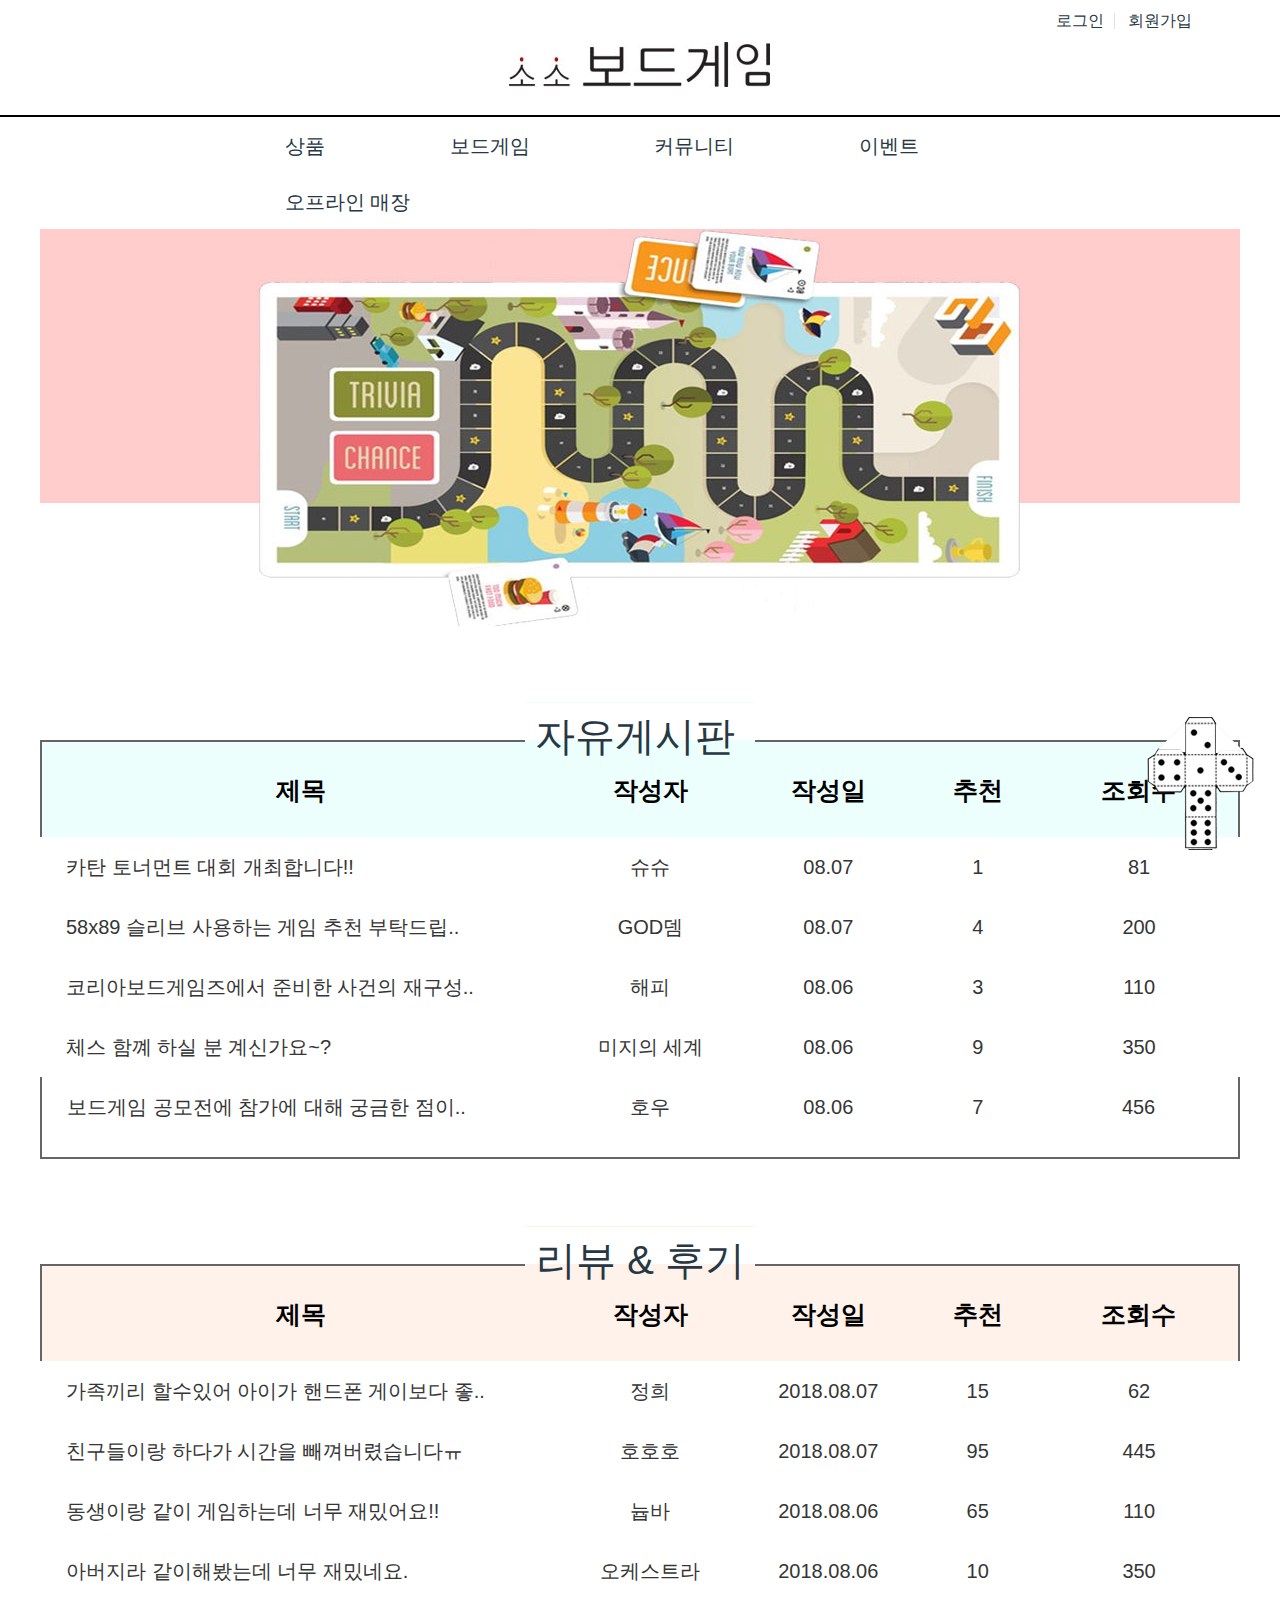
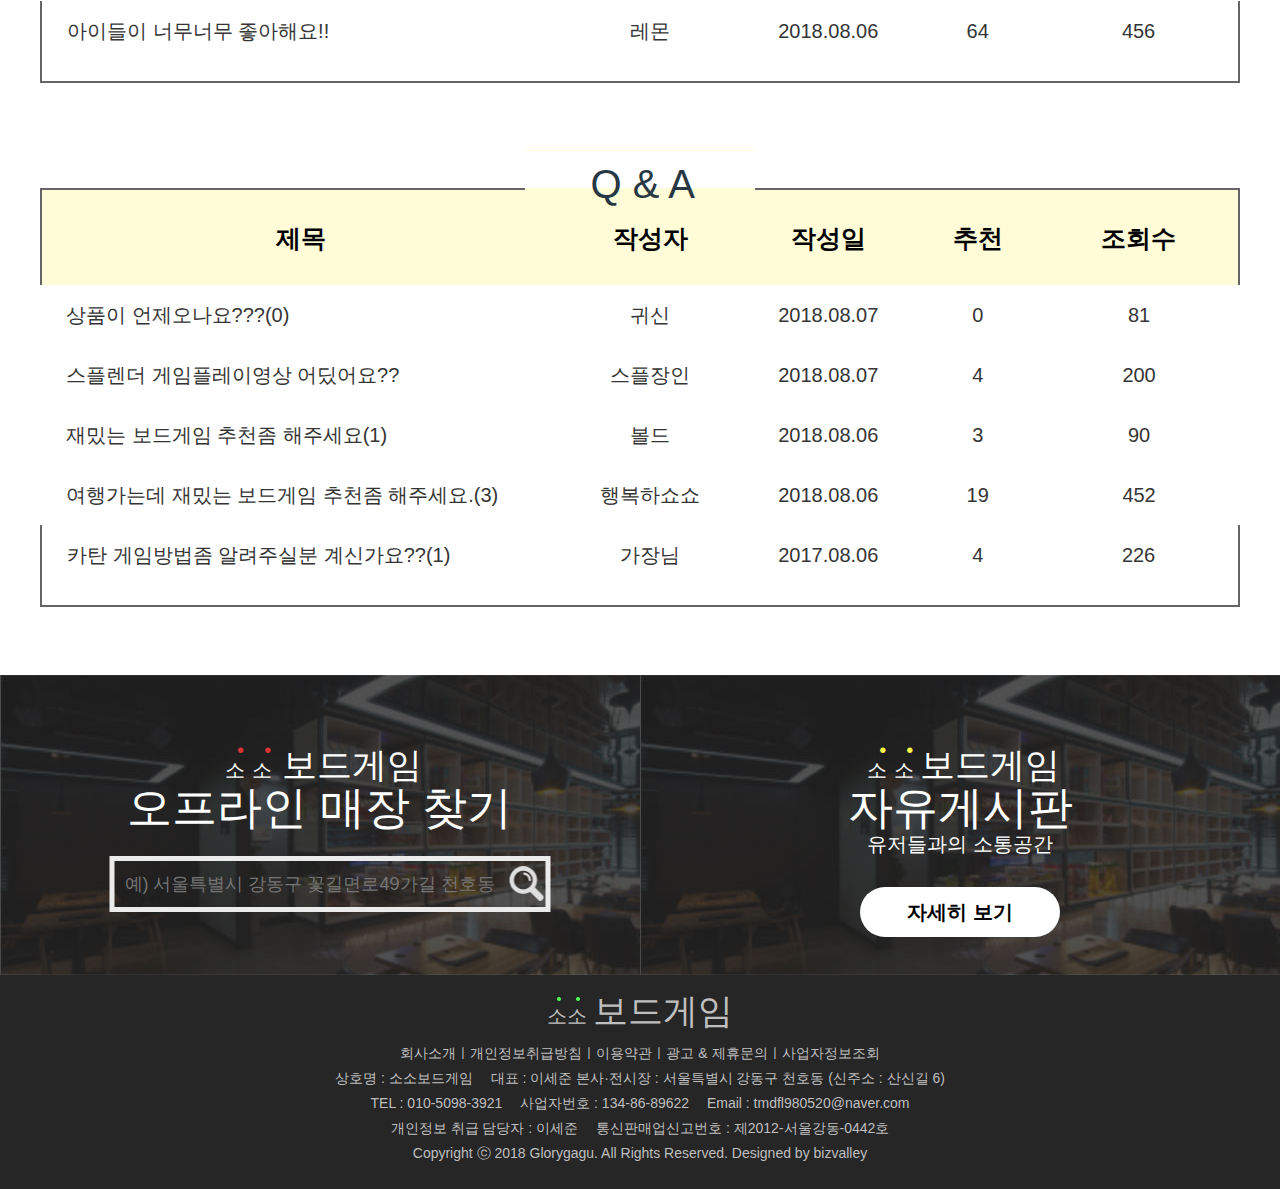
<file: board.html>
<!DOCTYPE html>
<html lang="en">
<head>
	<meta charset="UTF-8">
	<title>게시판</title>
	<link rel="shortcut icon" href="images/pabicon.ico">
	<link rel="stylesheet" href="css/board.css">
	<link rel="stylesheet" href="css/reset.css">
	<link href="https://fonts.googleapis.com/css?family=Nanum+Gothic" rel="stylesheet">
</head>
<body>
<!--header start//-->
<header id="dowowow">
	<a href="#dowowow" class="ssg"><div id="top"></div></a>
	<div id="header_top">
		<ul>
			<li><a href="#">로그인</a></li>
			<li><a href="#">회원가입</a></li>
		</ul>
	</div>
	<div id="logo">
		<a href="index.html"><img src="images/design_index_03red.jpg" alt="헤드메뉴" width="262" sizes="100%"></a>
	</div>
	<div class="header_menu">
		<ul>
			<div class="header_menu_bar">
				<li><a href="Good.html" class="bold">상품</a></li>
				<li><a href="#">보드게임</a></li>
				<li><a href="board.html" class="bold">커뮤니티</a></li>
				<li><a href="event.html" class="bold">이벤트</a></li>
				<li><a href="#">오프라인 매장</a></li>
			</div>
		</ul>
	</div>
</header>
<!--header end//-->
<div class="menu">
	<div class="container">
		<img src="images_board/design_board_03.jpg" alt="#">
		<div class="free_board">
			<table>
				<div></div>
				<div class="free_board_toptitle"></div>
				<div class="free_board_title">
					<a href="#" class="freetext_hover"><div class="freetxt">자유게시판</div></a>
				</div>
				<tr>
					<th class="board_title">제목</th>
					<th class="board_man">작성자</th>
					<th class="board_day">작성일</th>
					<th class="board_good">추천</th>
					<th class="board_vew">조회수</th>
				</tr>
				<tr>
					<td class="#">카탄 토너먼트 대회 개최합니다!!</td>
					<td>슈슈</td>
					<td>08.07</td>
					<td>1</td>
					<td>81</td>
				</tr>
				<tr>
					<td>58x89 슬리브 사용하는 게임 추천 부탁드립..</td>
					<td>GOD뎀</td>
					<td>08.07</td>
					<td>4</td>
					<td>200</td>
				</tr>
				<tr>
					<td>코리아보드게임즈에서 준비한 사건의 재구성..</td>
					<td>해피</td>
					<td>08.06</td>

					<td>3</td>
					<td>110</td>
				</tr>
				<tr>
					<td>체스 함꼐 하실 분 계신가요~?</td>
					<td>미지의 세계</td>		
					<td>08.06</td>		
					<td>9</td>		
					<td>350</td>		
				</tr>
				<tr>
					<td>보드게임 공모전에 참가에 대해 궁금한 점이..</td>
					<td>호우</td>
					<td>08.06</td>
					<td>7</td>
					<td>456</td>
				</tr>
			</table>
		</div>
		<!-- 1번째 free_board end // -->
		<div class="free_board">
			<table>
				<div></div>
				<div class="free_board_toptitle"></div>
				<div class="free_board_title f_b_title">
					<a href="#" class="freetext_hover hov2"><div class="freetxt f_text">리뷰 & 후기</div></a>
				</div>
				<tr class="tr2">
					<th class="board_title">제목</th>
					<th class="board_man">작성자</th>
					<th class="board_day">작성일</th>
					<th class="board_good">추천</th>
					<th class="board_vew">조회수</th>
				</tr>
				<tr>
					<td class="#">가족끼리 할수있어 아이가 핸드폰 게이보다 좋..</td>
					<td>정희</td>
					<td>2018.08.07</td>
					<td>15</td>
					<td>62</td>
				</tr>
				<tr>
					<td>친구들이랑 하다가 시간을 빼껴버렸습니다ㅠ</td>
					<td>호호호</td>
					<td>2018.08.07</td>
					<td>95</td>
					<td>445</td>
				</tr>
				<tr>
					<td>동생이랑 같이 게임하는데 너무 재밌어요!!</td>
					<td>늅바</td>
					<td>2018.08.06</td>
					<td>65</td>
					<td>110</td>
				</tr>
				<tr>
					<td>아버지라 같이해봤는데 너무 재밌네요.</td>
					<td>오케스트라</td>		
					<td>2018.08.06</td>		
					<td>10</td>		
					<td>350</td>		
				</tr>
				<tr>
					<td>아이들이 너무너무 좋아해요!!</td>
					<td>레몬</td>
					<td>2018.08.06</td>
					<td>64</td>
					<td>456</td>
				</tr>
			</table>
		</div>
		<!-- 2번째 free_board end // -->
		<div class="free_board">
			<table>
				<div></div>
				<div class="free_board_toptitle"></div>
				<div class="free_board_title f_b_title2">
					<a href="#" class="freetext_hover hov3"><div class="freetxt f_text2">Q & A</div></a>
				</div>
				<tr class="tr3">
					<th class="board_title">제목</th>
					<th class="board_man">작성자</th>
					<th class="board_day">작성일</th>
					<th class="board_good">추천</th>
					<th class="board_vew">조회수</th>
				</tr>
				<tr>
					<td class="#">상품이 언제오나요???(0)</td>
					<td>귀신</td>
					<td>2018.08.07</td>
					<td>0</td>
					<td>81</td>
				</tr>
				<tr>
					<td>스플렌더 게임플레이영상 어딨어요??</td>
					<td>스플장인</td>
					<td>2018.08.07</td>
					<td>4</td>
					<td>200</td>
				</tr>
				<tr>
					<td>재밌는 보드게임 추천좀 해주세요(1)</td>
					<td>볼드</td>
					<td>2018.08.06</td>
					<td>3</td>
					<td>90</td>
				</tr>
				<tr>
					<td>여행가는데 재밌는 보드게임 추천좀 해주세요.(3)</td>
					<td>행복하쇼쇼</td>		
					<td>2018.08.06</td>		
					<td>19</td>		
					<td>452</td>		
				</tr>
				<tr>
					<td>카탄 게임방법좀 알려주실분 계신가요??(1)</td>
					<td>가장님</td>
					<td>2017.08.06</td>
					<td>4</td>
					<td>226</td>
				</tr>
			</table>
		</div>
		<!-- 3번째 free_board end // -->
	</div>
	<!-- container end // -->
</div>
	<div class="down_box">
		<div class="down_box_img">
			<div class="down_box_txt">
				<!--<div class="down_soso_img"></div>
				<div class="down_soso_img2"></div>-->
				<span class="down_soso"><span>소</span><span>소</span></span>
				보드게임<p>오프라인 매장 찾기</p>
			</div>
			<div class="search">
				<input type="text" placeholder="예&rpar; 서울특별시 강동구 꽃길면로49가길 천호동" class="inputbox">
				<button class="inputbox_button"> 
                    <a href="https://map.naver.com/v5/search/
                    %EC%86%8C%EC%86%8C%EB%B3%B4%EB%93%9C%EA%B2%8C%EC%9E%84?c=14151877.5142075,4516261.2405719,15,0,0,0,dh">
                    <img src="images/Untitled-1.png" alt="button"></a></button>
			</div>
		</div>
		<div class="down_box_img">
			<div class="down_box_txt">	
				<span class="down_sosos"><span>소</span><span>소</span>
					<!--<div class="down_soso_img"></div>
					<div class="down_soso_img2"></div>-->
				</span>
				보드게임<p>자유게시판</p><p class="pp2">유저들과의 소통공간</p>
				<a href="#"><div class="down_title">자세히 보기</div></a>
			</div>
		</div>
	</div>
</div>
<!--menu start-->
<!--footer start-->
<footer>
	<div class="footer_box">
		<div class="footer_title">			
			<span id="susu">소소
				<span class="footer_title_wja"></span>
				<span class="footer_title_wja2"></span>
			</span>
			보드게임
		</div>
		<div class="footer_txt">
			회사소개ㅣ개인정보취급방침ㅣ이용약관ㅣ광고 & 제휴문의ㅣ사업자정보조회<br>
			상호명 : 소소보드게임  　대표 : 이세준   본사·전시장 : 서울특별시 강동구 천호동 (신주소 : 산신길 6) <br>

			TEL : 010-5098-3921　  사업자번호 : 134-86-89622  　Email : tmdfl980520@naver.com <br>

			개인정보 취급 담당자 : 이세준  　통신판매업신고번호 : 제2012-서울강동-0442호 <br>

			Copyright ⓒ 2018 Glorygagu. All Rights Reserved. Designed by bizvalley
		</div>
	</div>
</footer>
<!--footer end-->
<script src="https://code.jquery.com/jquery-2.2.0.min.js" type="text/javascript"></script>
<script type="text/javascript"> 
 $(document).ready(function() { 
    $("a.ssg").anchorAnimate() 
 }); 
 jQuery.fn.anchorAnimate = function(settings) { 
    settings = jQuery.extend({ 
    speed : 900 
    }, settings);     
    return this.each(function(){ 
    var caller = this 
    $(caller).click(function (event) {     
    event.preventDefault() 
    var locationHref = window.location.href 
    var elementClick = $(caller).attr("href") 
    var destination = $(elementClick).offset().top; 
    $("html:not(:animated),body:not(:animated)").animate({ scrollTop: destination}, settings.speed, function()  
    { 
    window.location.hash = elementClick 
    }); 
     return false; 
    }) 
    }) 
 }
</script>
</body>
</html>
</file>
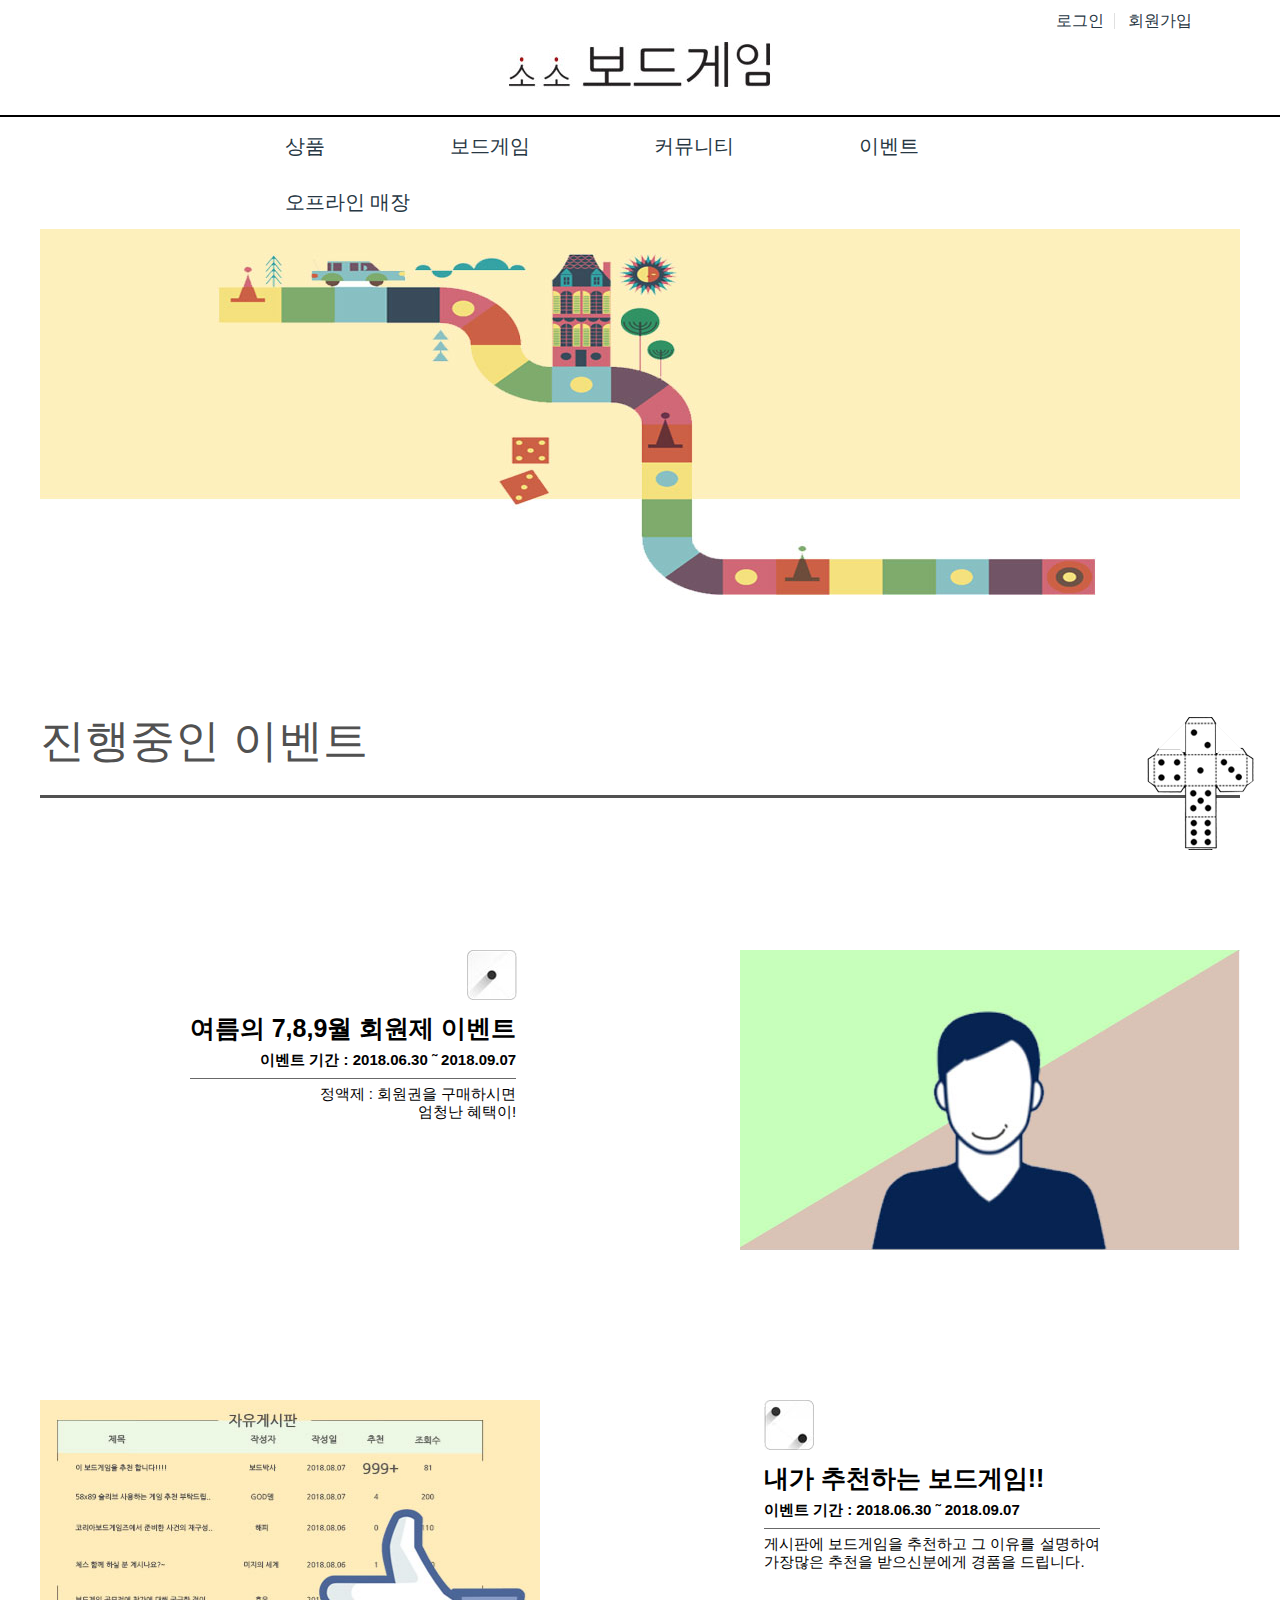
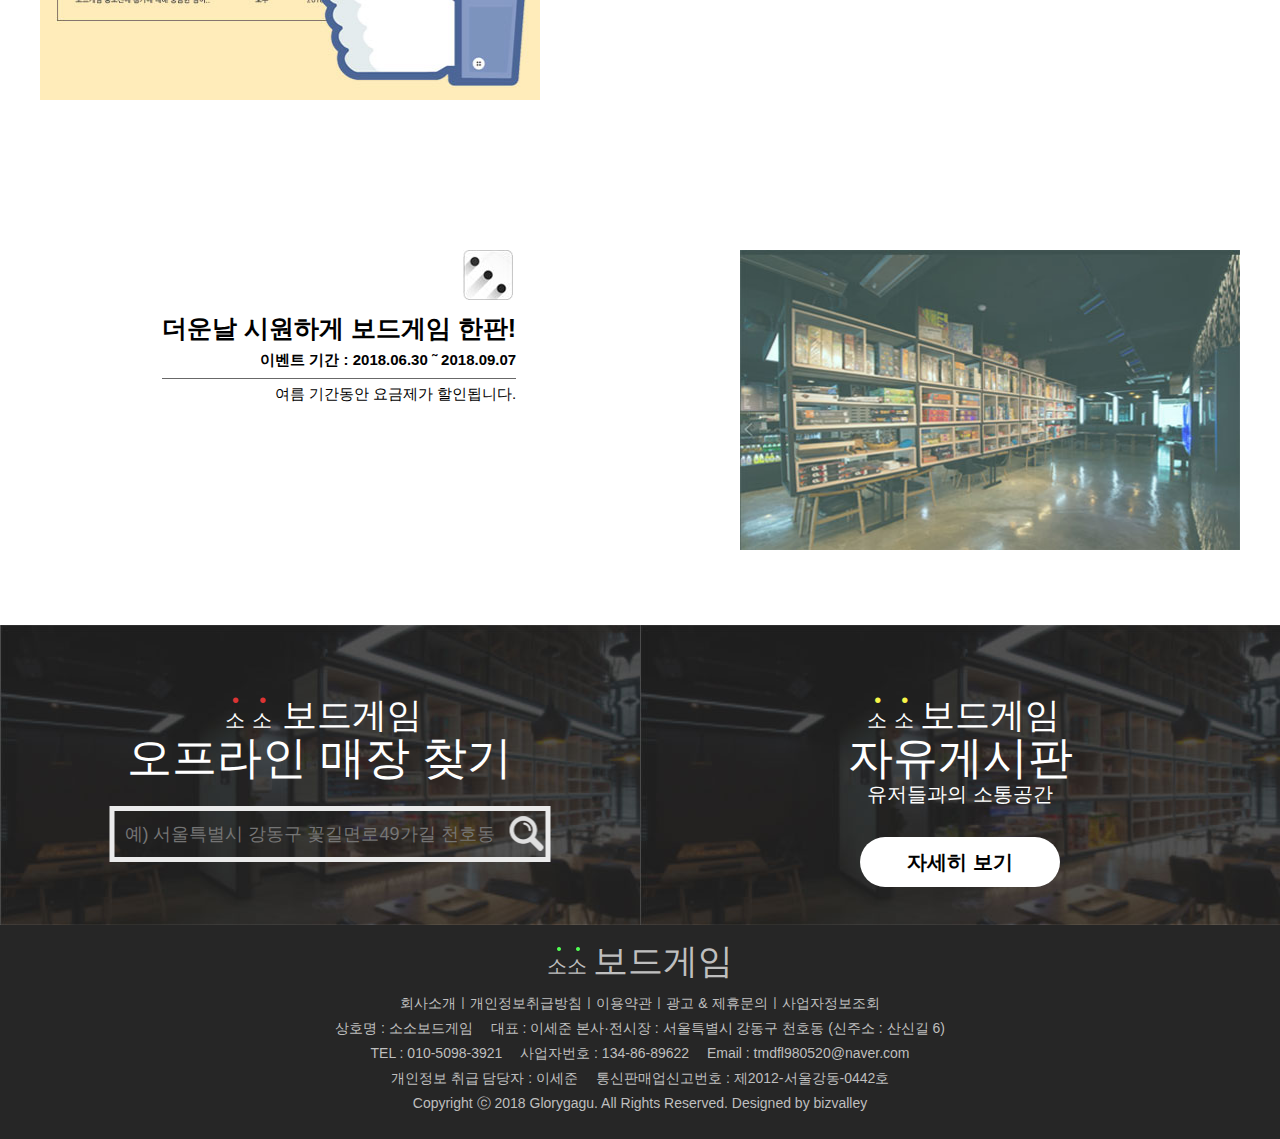
<file: event.html>
<!DOCTYPE html>
<html lang="en">
<head>
	<meta charset="UTF-8">
	<title>soso한 이벤트</title>
	<link rel="shortcut icon" href="images/pabicon.ico">
	<link rel="stylesheet" href="css/event.css">
	<link rel="stylesheet" href="css/reset.css">
</head>
<body>
<body>
<!--header start//-->
<header id="dowowow">
	<a href="#dowowow" class="ssg"><div id="top"></div></a>
	<div id="header_top">
		<ul>
			<li><a href="#">로그인</a></li>
			<li><a href="#">회원가입</a></li>
		</ul>
	</div>
	<div id="logo">
		<a href="index.html"><img src="images/design_index_03red.jpg" alt="헤드메뉴" width="262" sizes="100%"></a>
	</div>
	<div class="header_menu">
		<ul>
			<div class="header_menu_bar">
				<li><a href="Good.html" class="bold">상품</a></li>
				<li><a href="#">보드게임</a></li>
				<li><a href="board.html" class="bold">커뮤니티</a></li>
				<li><a href="event.html" class="bold">이벤트</a></li>
				<li><a href="#">오프라인 매장</a></li>
			</div>
		</ul>
	</div>
</header>
<!--header end//-->	
<div class="menu">
	<div class="container">
		<img src="images_event/design_event_03.jpg" alt="큰 이미지" class="event_big_img">
		<div class="event_title_text">진행중인 이벤트</div>
		<div class="event_br cursor">
			<div class="event_img"></div>
			<div class="event_txt">
				<div class="event_dice"></div>
				<div class="event_txt_a">여름의 7&comma;8&comma;9월 회원제 이벤트</div>
				<div class="event_txt_b">이벤트 기간 : 2018.06.30 &tilde; 2018.09.07</div>
				<div class="event_txt_c">정액제 &colon; 회원권을 구매하시면</div>
				<div class="event_txt_c">엄청난 혜택이&excl;</div>
			</div>
		</div>
		<!-- 1 -->
		<div class="event_br cursor">
			<div class="event_img e_img2"></div>
			<div class="event_txt e_txt2">
				<div class="event_dice e_dice2"></div>
				<div class="event_txt_a">내가 추천하는 보드게임&excl;&excl;</div>
				<div class="event_txt_b">이벤트 기간 : 2018.06.30 &tilde; 2018.09.07</div>
				<div class="event_txt_c">게시판에 보드게임을 추천하고 그 이유를 설명하여</div>
				<div class="event_txt_c">가장많은 추천을 받으신분에게 경품을 드립니다.</div>
			</div>
		</div>
		<!-- 2 -->
		<div class="event_br cursor">
			<div class="event_img e_img3"></div>
			<div class="event_txt e_txt3">
				<div class="event_dice e_dice3"></div>
				<div class="event_txt_a">더운날 시원하게 보드게임 한판&excl;</div>
				<div class="event_txt_b">이벤트 기간 : 2018.06.30 &tilde; 2018.09.07</div>
				<div class="event_txt_c">여름 기간동안 요금제가 할인됩니다.</div>	
			</div>
		</div>
		<!-- 3 -->
	</div>
</div>
<div class="down_box">
		<div class="down_box_img">
			<div class="down_box_txt">
				<!--<div class="down_soso_img"></div>
				<div class="down_soso_img2"></div>-->
				<span class="down_soso"><span>소</span><span>소</span></span>
				보드게임<p>오프라인 매장 찾기</p>
			</div>
			<div class="search">
				<input type="text" placeholder="예&rpar; 서울특별시 강동구 꽃길면로49가길 천호동" class="inputbox">
				<button class="inputbox_button"> 
                    <a href="https://map.naver.com/v5/search/
                    %EC%86%8C%EC%86%8C%EB%B3%B4%EB%93%9C%EA%B2%8C%EC%9E%84?c=14151877.5142075,4516261.2405719,15,0,0,0,dh">
                    <img src="images/Untitled-1.png" alt="button"></a></button>
			</div>
		</div>
		<div class="down_box_img">
			<div class="down_box_txt">	
				<span class="down_sosos"><span>소</span><span>소</span>
					<!--<div class="down_soso_img"></div>
					<div class="down_soso_img2"></div>-->
				</span>
				보드게임<p>자유게시판</p><p class="pp2">유저들과의 소통공간</p>
				<a href="board.html"><div class="down_title">자세히 보기</div></a>
			</div>
		</div>
	</div>
</div>
<!--menu end//-->
<!--footer start-->
<footer>
	<div class="footer_box">
		<div class="footer_title">			
			<span id="susu">소소
				<span class="footer_title_wja"></span>
				<span class="footer_title_wja2"></span>
			</span>
			보드게임
		</div>
		<div class="footer_txt">
			회사소개ㅣ개인정보취급방침ㅣ이용약관ㅣ광고 & 제휴문의ㅣ사업자정보조회<br>
			상호명 : 소소보드게임  　대표 : 이세준   본사·전시장 : 서울특별시 강동구 천호동 (신주소 : 산신길 6) <br>

			TEL : 010-5098-3921　  사업자번호 : 134-86-89622  　Email : tmdfl980520@naver.com <br>

			개인정보 취급 담당자 : 이세준  　통신판매업신고번호 : 제2012-서울강동-0442호 <br>

			Copyright ⓒ 2018 Glorygagu. All Rights Reserved. Designed by bizvalley
		</div>
	</div>
</footer>
<!--footer end-->
<script src="https://code.jquery.com/jquery-2.2.0.min.js" type="text/javascript"></script>
<script type="text/javascript"> 
 $(document).ready(function() { 
    $("a.ssg").anchorAnimate() 
 }); 
 jQuery.fn.anchorAnimate = function(settings) { 
    settings = jQuery.extend({ 
    speed : 1000 
    }, settings);     
    return this.each(function(){ 
    var caller = this 
    $(caller).click(function (event) {     
    event.preventDefault() 
    var locationHref = window.location.href 
    var elementClick = $(caller).attr("href") 
    var destination = $(elementClick).offset().top; 
    $("html:not(:animated),body:not(:animated)").animate({ scrollTop: destination}, settings.speed, function()  
    { 
    window.location.hash = elementClick 
    }); 
     return false; 
    }) 
    }) 
 }
</script>
</body>
</html>
</file>
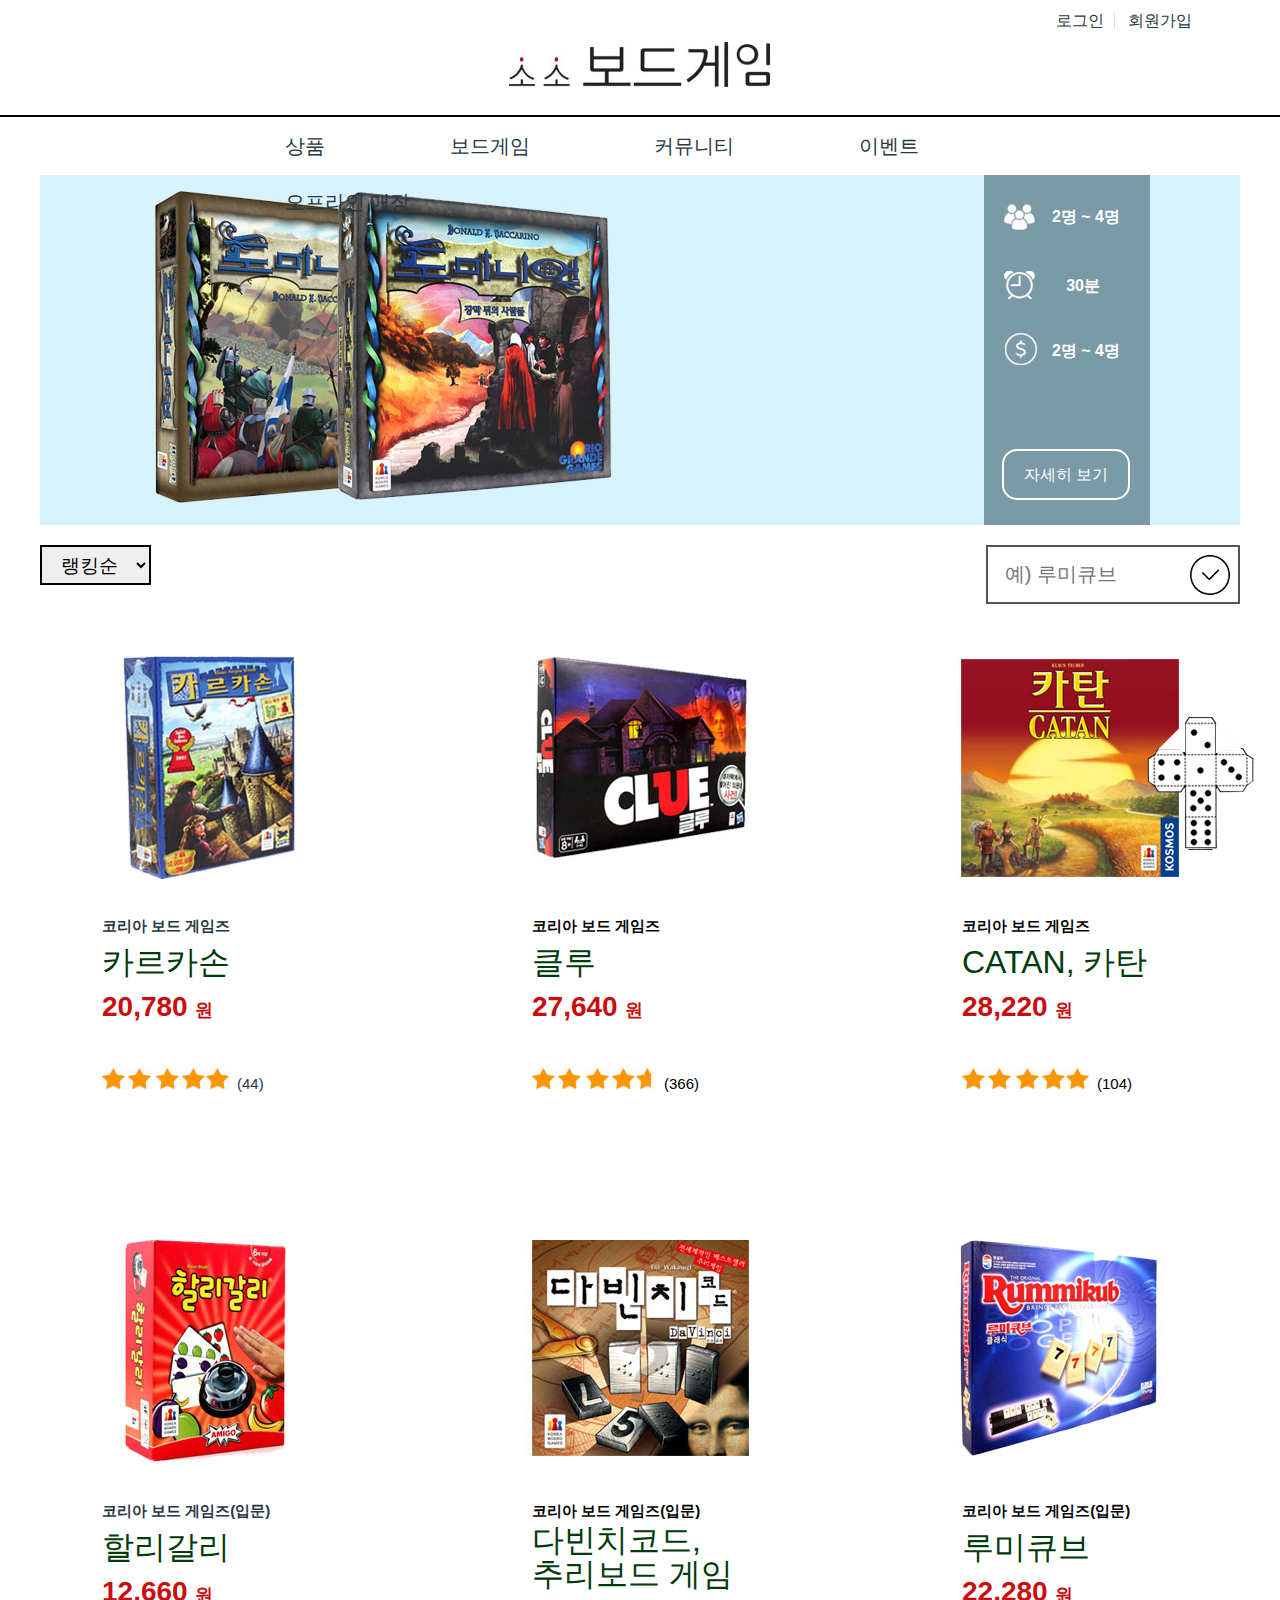
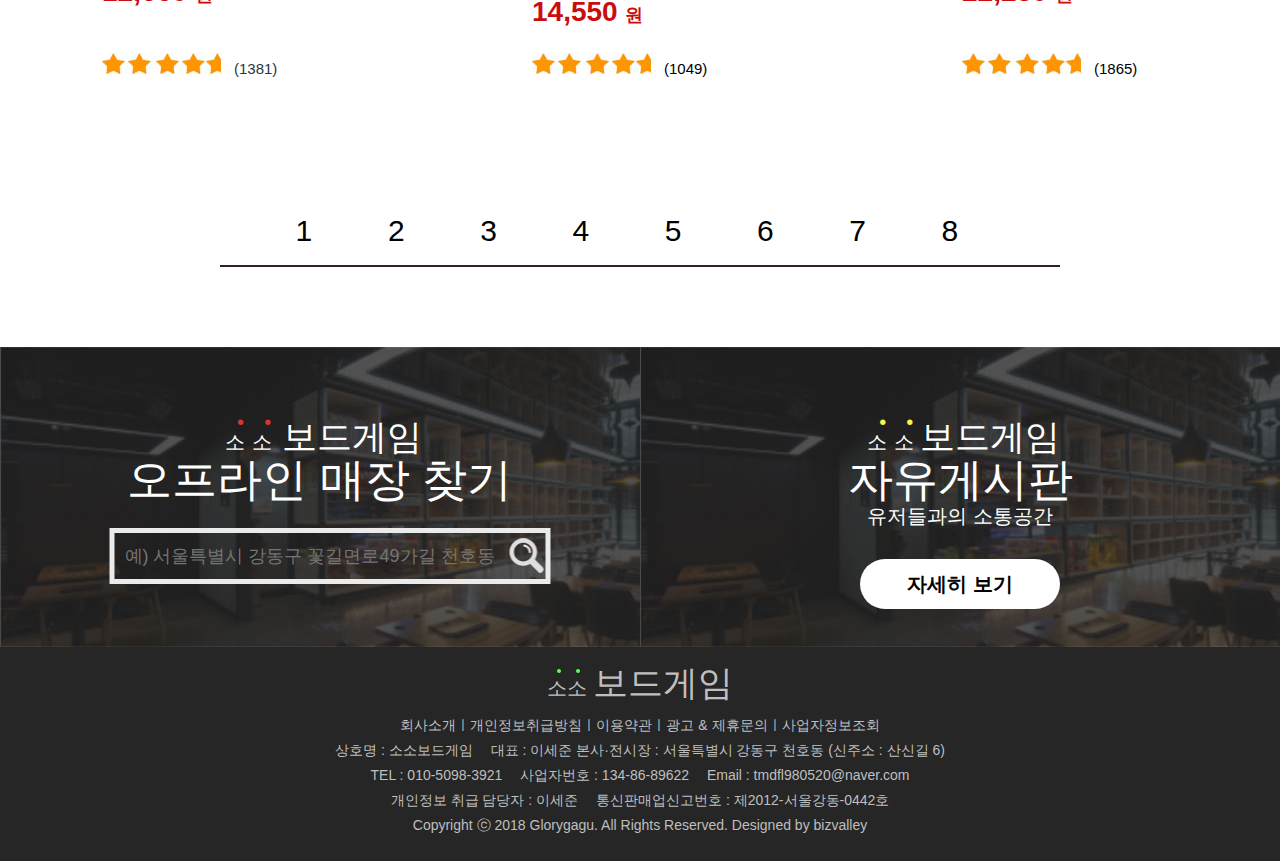
<file: Good.html>
<!DOCTYPE html>
<html lang="en">
<head>
	<meta charset="UTF-8">
	<title>Good's</title>
	<link rel="shortcut icon" href="images/pabicon.ico">
	<link rel="stylesheet" href="css/Good's.css">
	<link rel="stylesheet" href="css/reset.css">
	<link href="https://fonts.googleapis.com/css?family=Nanum+Gothic" rel="stylesheet">
	<script src="https://ajax.googleapis.com/ajax/libs/jquery/3.3.1/jquery.min.js"></script>

</head>
<body>
<!--header start//-->
<header id="dowowow">
	<a href="#dowowow" class="ssg"><div id="top"></div></a>
	<div id="header_top">
		<ul>
			<li><a href="#">로그인</a></li>
			<li><a href="#">회원가입</a></li>
		</ul>
	</div>
	<div id="logo">
		<a href="index.html"><img src="images/design_index_03red.jpg" alt="헤드메뉴" width="262" sizes="100%"></a>
	</div>
	<div class="header_menu">
		<ul>
			<div class="header_menu_bar">
				<li><a href="Good.html" class="bold">상품</a></li>
				<li><a href="#">보드게임</a></li>
				<li><a href="board.html" class="bold">커뮤니티</a></li>
				<li><a href="event.html" class="bold">이벤트</a></li>
				<li><a href="#">오프라인 매장</a></li>
			</div>
		</ul>
	</div>
</header>
<!--header end//-->
<div class="menu">
	<div class="container">
		<div class="big_img">
			<div class="big_img_box">
				<div class="big_img_icon1"></div>
				<div class="big_img_icon1_txt">2명 ~ 4명</div>
				<div class="big_img_icon2"></div>
				<div class="big_img_icon2_txt">30분</div>
				<div class="big_img_icon3"></div>
				<div class="big_img_icon3_txt">2명 ~ 4명</div>
				<a href="#"><div class="big_img_box_textbox">자세히 보기</div></a>
			</div>
		</div>
		<select class="selectbox">
			<option>랭킹순</option>
		   <option>최신순</option>
		   <option>평점순</option>
	   <select>
	   	<div class="buttonbox">
	    		<input type="text" placeholder="   예) 루미큐브" class="input">
				<button class="button"></button>
			</div>
	   <div class="goods">
		   <a href="good_peg.html">
		   	<div class="goods_box b1">
		   		<img src="images_Goods/design_Goods2_03_07.jpg" alt="카르카손">
		   		<div class="goods_text">
			   		<div >코리아 보드 게임즈</div>
			   		<div>카르카손</div>
			   		<div>20,780 <span>원</span></div>
			   		<div class="star"><img src="images_Goods/design_Goods3_03.jpg" alt="덜 꽉찬 별">(44)</div>
					</div>
		   	</div>
		   </a>
		   <!-- goods 1 end -->
		   <div class="pick">
		   	<div class="goods_box b2">
		   		<img src="images_Goods/design_Goods2_03_09.jpg" alt="클루">
		   		<div class="goods_text">
			   		<div >코리아 보드 게임즈</div>
			   		<div>클루</div>
			   		<div>27,640 <span>원</span></div>
			   		<div class="star"><img src="images_Goods/design_Goods3_06.jpg" alt="덜 꽉찬 별">(366)</div>
					</div>
		   	</div>
		   </div>
		   <!-- goods 2 end -->
		   <div class="pick">
		   	<div class="goods_box b3">
		   		<img src="images_Goods/design_Goods2_03_11.jpg" alt="카르카손">
		   		<div class="goods_text">
			   		<div >코리아 보드 게임즈</div>
			   		<div>CATAN, 카탄</div>
			   		<div>28,220 <span>원</span></div>
			   		<div class="star"><img src="images_Goods/design_Goods3_03.jpg" alt="덜 꽉찬 별">(104)</div>
				</div>
		   	</div>
		   </div>
		   <!-- goods 3 end -->
		   <a href="good_peg_hari.html">
		   	<div class="goods_box b4">
		   		<img src="images_Goods/design_Goods2_03_17.jpg" alt="카르카손">
		   		<div class="goods_text">
			   		<div >코리아 보드 게임즈(입문)</div>
			   		<div>할리갈리</div>
			   		<div>12,660 <span>원</span></div>
			   		<div class="star"><img src="images_Goods/design_Goods3_06.jpg" alt="덜 꽉찬 별">(1381)</div>
				</div>
		   	</div>
		   </a>
		   <!-- goods 4 end -->
		   <div class="pick">
		   	<div class="goods_box b5">
		   		<img src="images_Goods/design_Goods2_03_20.jpg" alt="카르카손">
		   		<div class="goods_text">
			   		<div >코리아 보드 게임즈(입문)</div>
			   		<div class="goods_text_t2">다빈치코드, <br> 추리보드 게임</div>
			   		<div>14,550 <span>원</span></div>
			   		<div class="star"><img src="images_Goods/design_Goods3_06.jpg" alt="덜 꽉찬 별">(1049)</div>
					</div>
		   	</div>
		   </div>
		   <!-- goods 5 end -->
		   <div class="pick">
		   	<div class="goods_box b6">
		   		<img src="images_Goods/design_Goods2_03_22.jpg" alt="카르카손">
		   		<div class="goods_text">
			   		<div >코리아 보드 게임즈(입문)</div>
			   		<div>루미큐브</div>
			   		<div>22,280 <span>원</span></div>
			   		<div class="star"><img src="images_Goods/design_Goods3_06.jpg" alt="덜 꽉찬 별">(1865)</div>
					</div>
		   	</div>
		   </div>
		   <!-- goods 6 end -->
	   </div>
	   <!-- goods end //----- -->
	   <div class="down_bar">
	   	<div class="down_bar_number">
		   	<ul>
		   		<div class="dkdkdk">
			   		<li class="pick">1</li>
			   		<li class="pick">2</li>
			   		<li class="pick">3</li>
			   		<li class="pick">4</li>
			   		<li class="pick">5</li>
			   		<li class="pick">6</li>
			   		<li class="pick">7</li>
			   		<li class="pick">8</li>
			   	</div>
		   	</ul>
		   </div>
	   </div>
	</div>
	<!-- container end // -->
</div>
<!-- menu end // -->
<!--footer start-->
	<div class="down_box">
		<div class="down_box_img">
			<div class="down_box_txt">
				<!--<div class="down_soso_img"></div>
				<div class="down_soso_img2"></div>-->
				<span class="down_soso"><span>소</span><span>소</span></span>
				보드게임<p>오프라인 매장 찾기</p>
			</div>
			<div class="search">
				<input type="text" placeholder="예&rpar; 서울특별시 강동구 꽃길면로49가길 천호동" class="inputbox">
				<button class="inputbox_button"> 
                    <a href="https://map.naver.com/v5/search/
                    %EC%86%8C%EC%86%8C%EB%B3%B4%EB%93%9C%EA%B2%8C%EC%9E%84?c=14151877.5142075,4516261.2405719,15,0,0,0,dh">
                    <img src="images/Untitled-1.png" alt="button"></a></button>
			</div>
		</div>
		<div class="down_box_img">
			<div class="down_box_txt">	
				<span class="down_sosos"><span>소</span><span>소</span>
					<!--<div class="down_soso_img"></div>
					<div class="down_soso_img2"></div>-->
				</span>
				보드게임<p>자유게시판</p><p class="pp2">유저들과의 소통공간</p>
				<a href="board.html"><div class="down_title">자세히 보기</div></a>
			</div>
		</div>
	</div>
<footer>
	<div class="footer_box">
		<div class="footer_title">			
			<span id="susu">소소
				<span class="footer_title_wja"></span>
				<span class="footer_title_wja2"></span>
			</span>
			보드게임
		</div>
		<div class="footer_txt">
			회사소개ㅣ개인정보취급방침ㅣ이용약관ㅣ광고 & 제휴문의ㅣ사업자정보조회<br>
			상호명 : 소소보드게임  　대표 : 이세준   본사·전시장 : 서울특별시 강동구 천호동 (신주소 : 산신길 6) <br>

			TEL : 010-5098-3921　  사업자번호 : 134-86-89622  　Email : tmdfl980520@naver.com <br>

			개인정보 취급 담당자 : 이세준  　통신판매업신고번호 : 제2012-서울강동-0442호 <br>

			Copyright ⓒ 2018 Glorygagu. All Rights Reserved. Designed by bizvalley
		</div>
	</div>
</footer>


<script src="https://code.jquery.com/jquery-2.2.0.min.js" type="text/javascript"></script>
<script type="text/javascript"> 
 $(document).ready(function() { 
    $("a.ssg").anchorAnimate() 
 }); 
 jQuery.fn.anchorAnimate = function(settings) { 
    settings = jQuery.extend({ 
    speed : 1000 
    }, settings);     
    return this.each(function(){ 
    var caller = this 
    $(caller).click(function (event) {     
    event.preventDefault() 
    var locationHref = window.location.href 
    var elementClick = $(caller).attr("href") 
    var destination = $(elementClick).offset().top; 
    $("html:not(:animated),body:not(:animated)").animate({ scrollTop: destination}, settings.speed, function()  
    { 
    window.location.hash = elementClick 
    }); 
     return false; 
    }) 
    }) 
 }
</script>
</body>
</html>
</file>
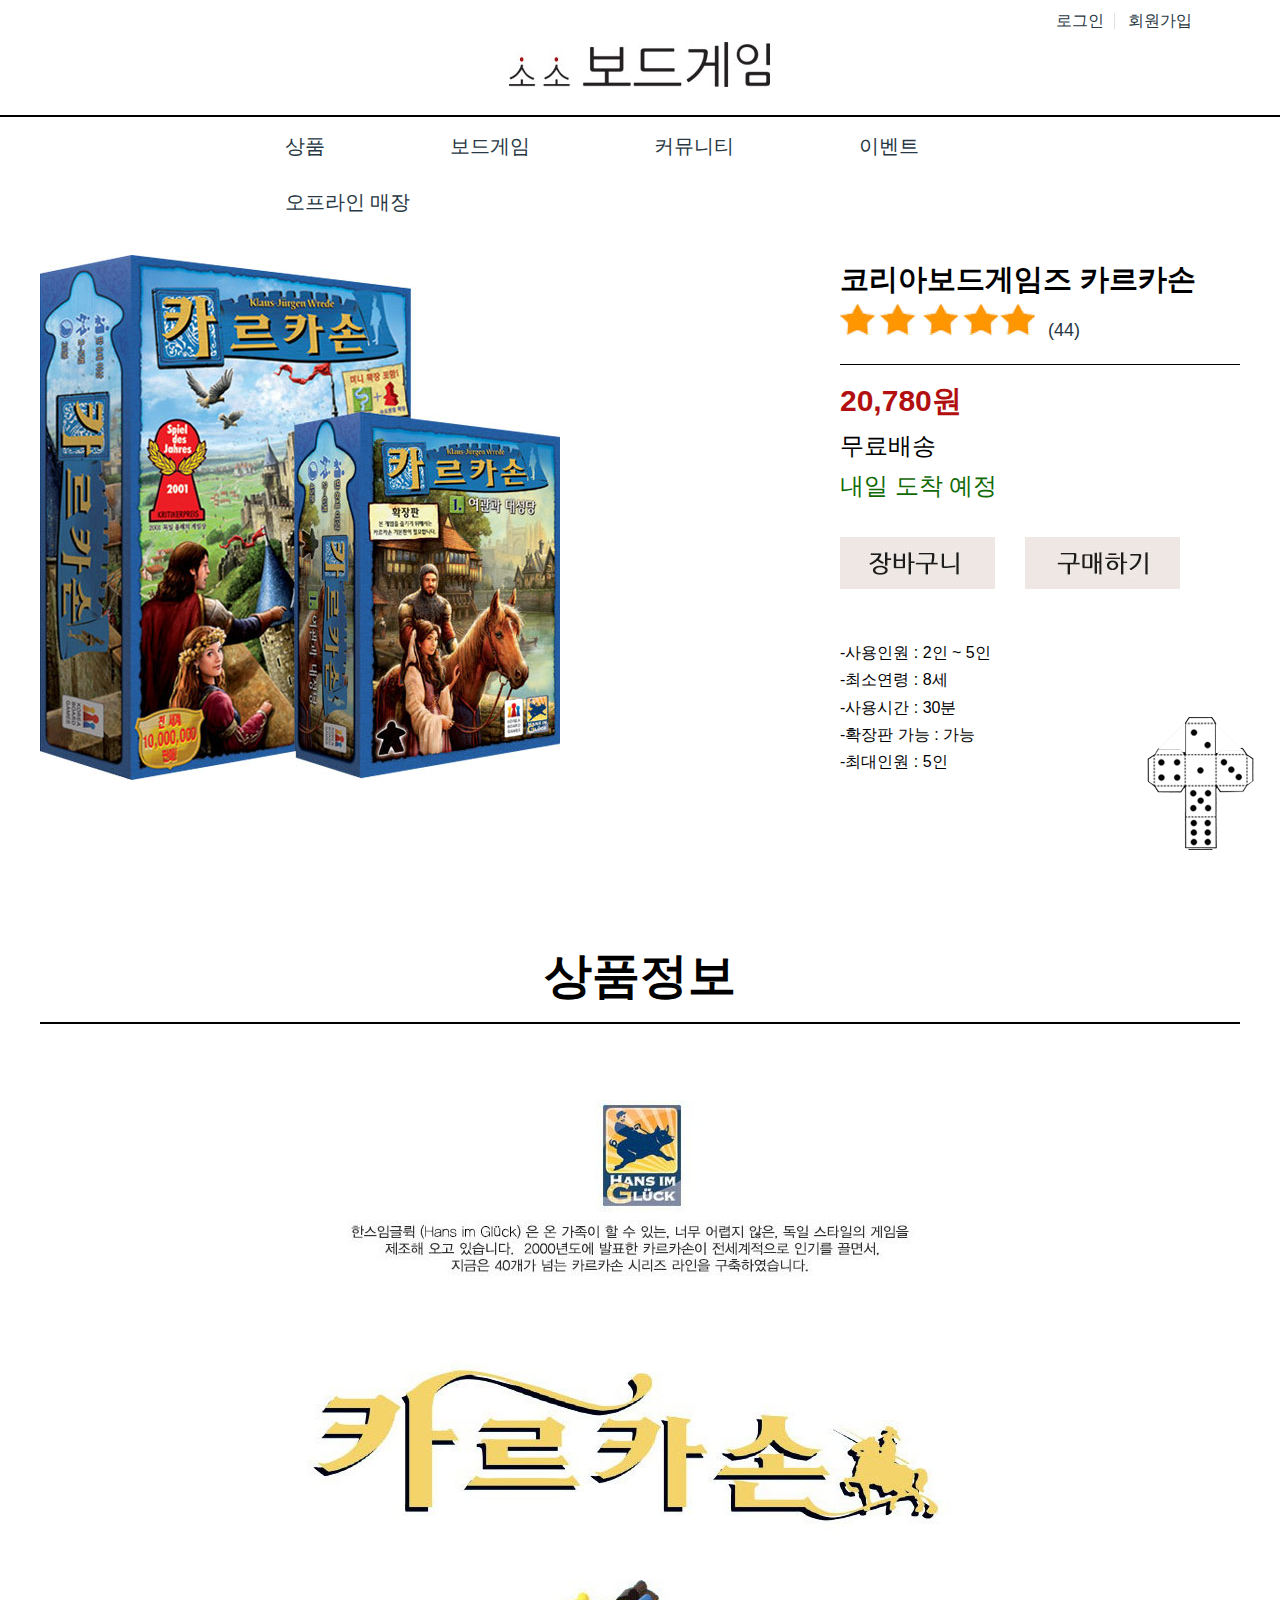
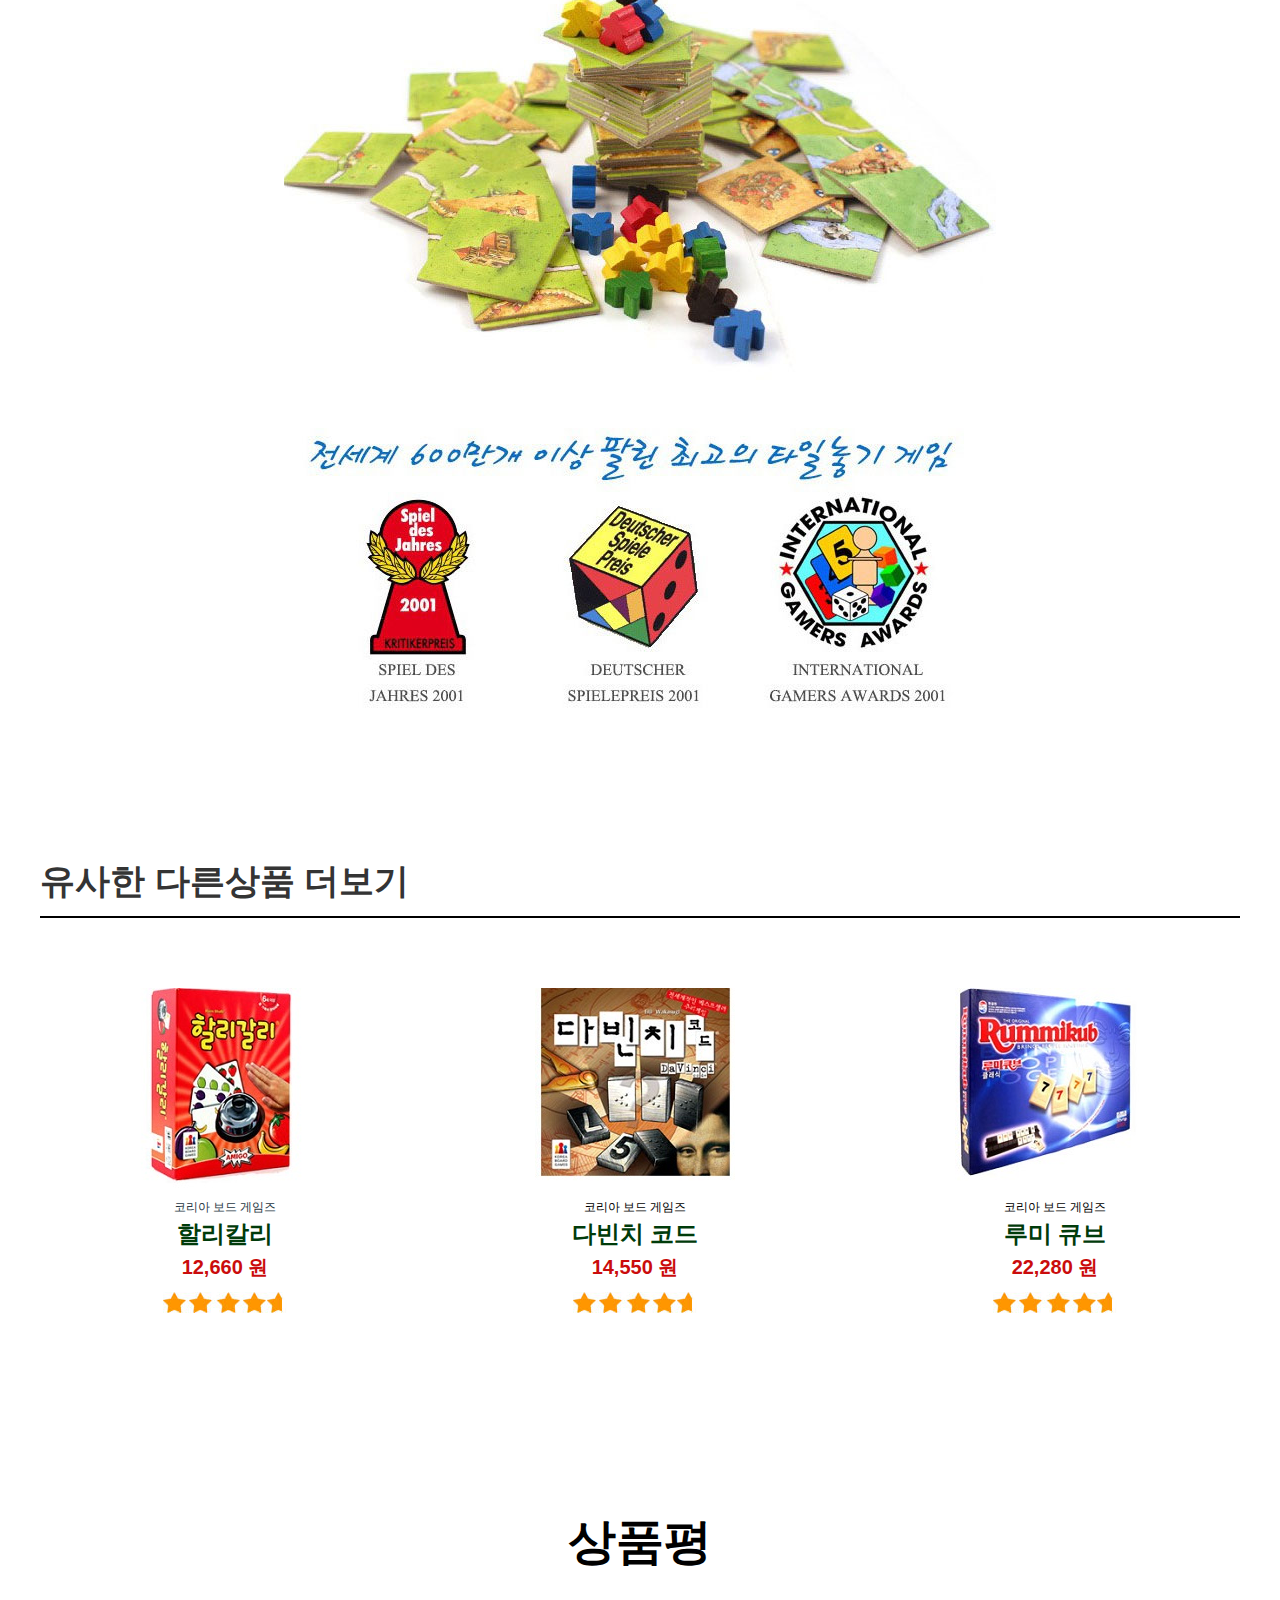
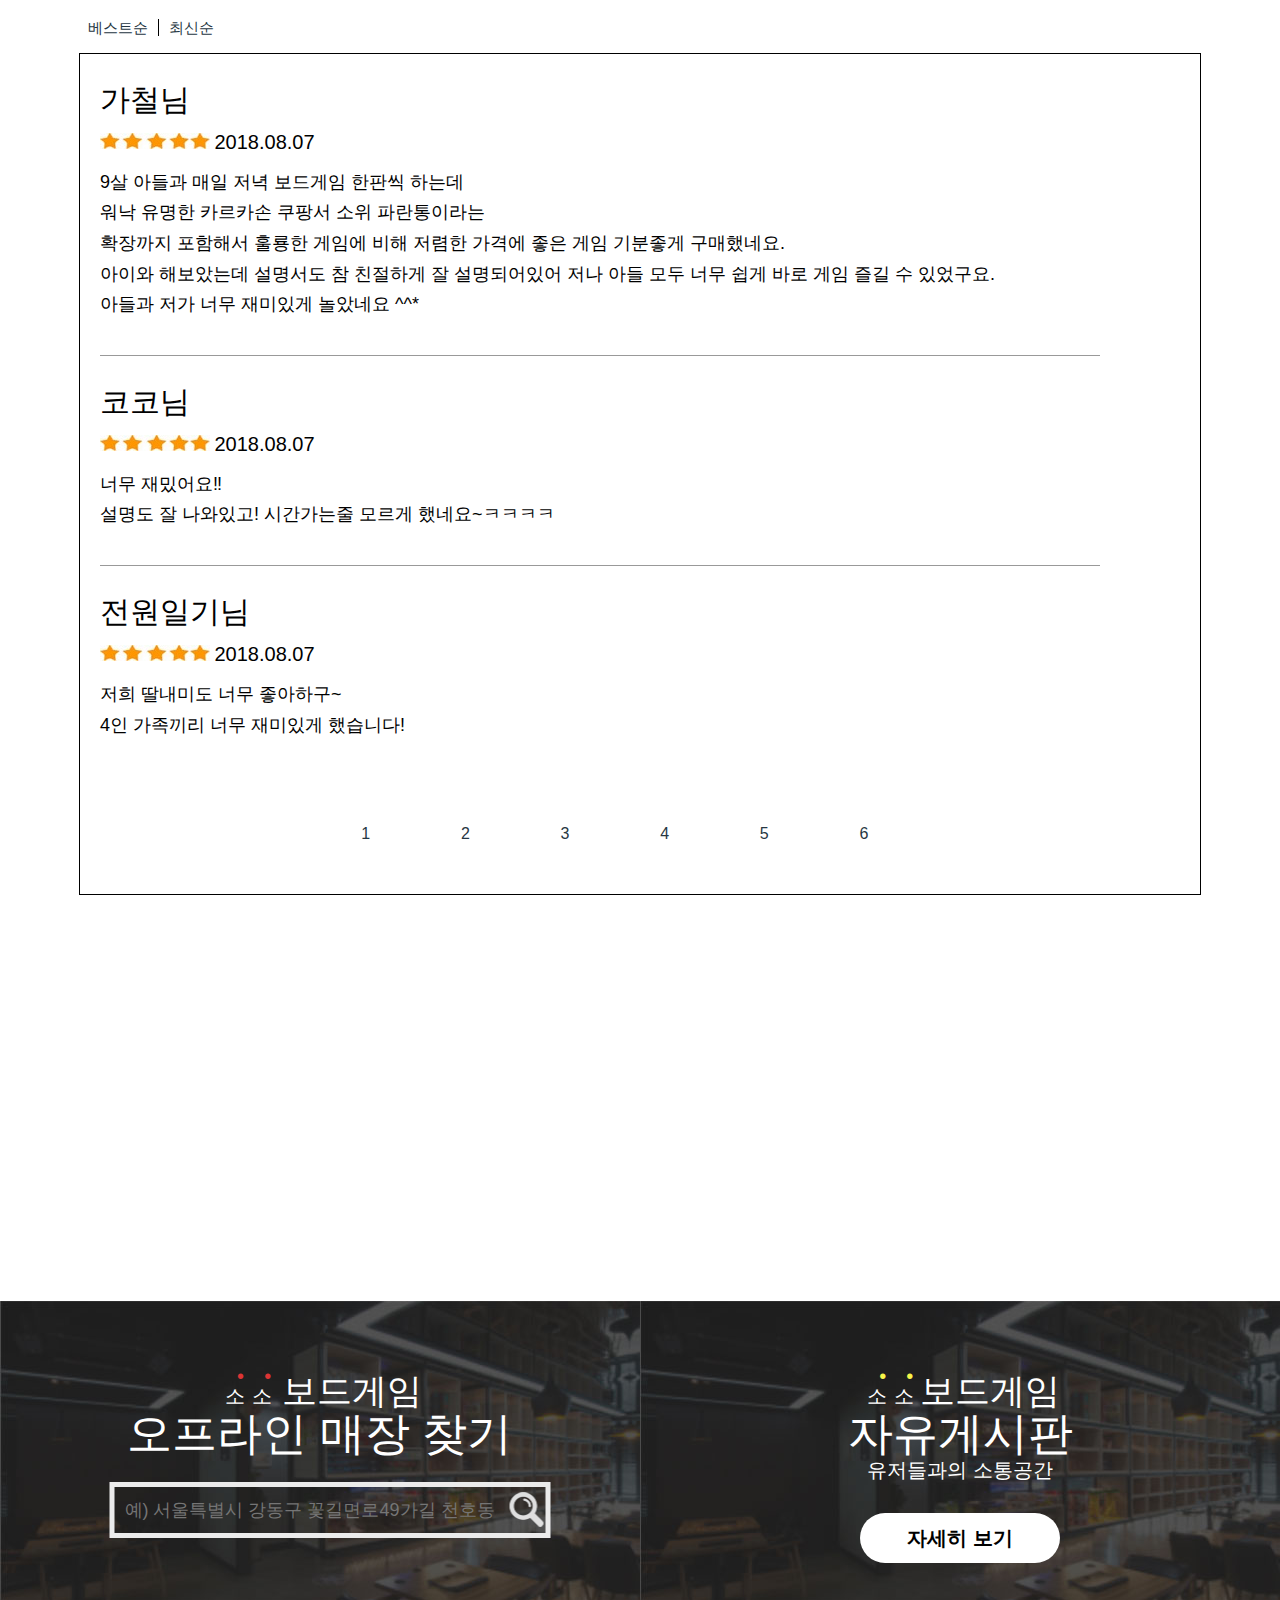
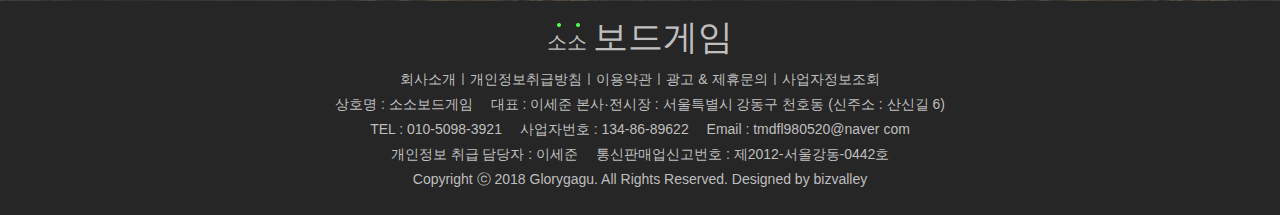
<file: good_peg.html>
<!DOCTYPE html>
<html lang="en">
<head>
	<meta charset="UTF-8">
	<title>카르카손</title>
	<link rel="shortcut icon" href="images/pabicon.ico">
	<link rel="stylesheet" href="css/good_peg.css">
	<link rel="stylesheet" href="css/reset.css">
	<link href="https://fonts.googleapis.com/css?family=Nanum+Gothic" rel="stylesheet">
</head>
<body>
<!--header start//-->
<header id="dowowow">
	<a href="#dowowow" class="ssg"><div id="top"></div></a>
	<div id="header_top">
		<ul>
			<li><a href="#">로그인</a></li>
			<li><a href="#">회원가입</a></li>
		</ul>
	</div>
	<div id="logo">
		<a href="index.html"><img src="images/design_index_03red.jpg" alt="헤드메뉴" width="262" sizes="100%"></a>
	</div>
	<div class="header_menu">
		<ul>
			<div class="header_menu_bar">
				<li><a href="Good.html" class="bold">상품</a></li>
				<li><a href="#">보드게임</a></li>
				<li><a href="board.html" class="bold">커뮤니티</a></li>
				<li><a href="event.html class="bold">이벤트</a></li>
				<li><a href="#">오프라인 매장</a></li>
			</div>
		</ul>
	</div>
</header>
<!--header end//-->
<div class="menu">

	<div class="container">
		<div class="goods_box">
			<img src="images_goods_peg/design_Goods_pag_03.jpg" alt="카르카손 이미지" class="goods_img">
			<div class="goods_box_txtbox">
				<div class="goods_box_txt_title">코리아보드게임즈 카르카손</div>
				<div class="goods_box_star"></div>
				<a href="#down_scroll" class="ssg"><div class="goods_box_star_txt">(44)</div></a>
				<div class="goods_box_mo">20,780원</div>
				<div class="goods_box_txt t2">무료배송</div>
				<div class="goods_box_txt g_b_t3">내일 도착 예정</div>
				<div class="goods_box_buy"><button onClick="alert('상품이 장바구니에 담겼습니다.')" class="buwh"></button></div>
				<div class="goods_box_gumae"><button onClick="alert('현재 상품이 준비중입니다.')" class="buwh"></div> 
				<div class="goods_box_stxt">
					<ul>
						<li>&#8209;사용인원 &colon; 2인 ~ 5인</li>
						<li>&#8209;최소연령 &colon; 8세</li>
						<li>&#8209;사용시간 &colon; 30분</li>
						<li>&#8209;확장판 가능 &colon; 가능</li>
						<li>&#8209;최대인원 &colon; 5인</li>
					</ul>
				</div>
			</div>
		</div>
		<div class="infor">
			<div class="infor_txt">상품정보</div>
			<div class="infor_img"></div>
		</div>
		<div class="Similar">
			<a href="#"><div class="similar_txt">
			유사한 다른상품 더보기
		</div></a>
		
		<a href="good_peg_hari.html">
			<div class="similar_box sb1">
				<div class="similar_box_show"></div>
				<div class="similar_txtbox">
			   		<div class="s_t_t1">코리아 보드 게임즈</div>
			   		<div class="s_t_t2">할리칼리</div>
			   		<div class="s_t_t3">12,660 <span>원</span></div>
			   		<div class="star"><img src="images_Goods/design_Goods3_06.jpg" alt="덜 꽉찬 별"><span class="star_txt">
			   		</div>
			   	</div>
			</div>	
		</a>
			<!-- 1 end -->
			<div class="similar_box">
				<div class="similar_box_show sh2 cursor"></div>
				<div class="similar_txtbox">
			   		<div class="s_t_t1">코리아 보드 게임즈</div>
			   		<div class="s_t_t2 ">다빈치 코드</div>
			   		<div class="s_t_t3">14,550 <span>원</span></div>
			   		<div class="star"><img src="images_Goods/design_Goods3_06.jpg" alt="덜 꽉찬 별"><span class="star_txt">
			   		</div>
			   	</div>
			</div>	
			<!-- 2 end -->
			<div class="similar_box sb2">
				<div class="similar_box_show sh3 cursor"></div>
				<div class="similar_txtbox">
			   		<div class="s_t_t1">코리아 보드 게임즈</div>
			   		<div class="s_t_t2">루미 큐브</div>
			   		<div class="s_t_t3">22,280 <span>원</span></div>
			   		<div class="star"><img src="images_Goods/design_Goods3_06.jpg" alt="덜 꽉찬 별"><span class="star_txt">
			   		</div>
			   	</div>
			</div>	
			<!-- 3w end -->
		</div>
		<div class="rating" id="down_scroll">
			<div class="rating_title">상품평</div>
			<div class="best">
				<ul>
					<li><a href="#">베스트순</a></li>
					<li><a href="#">최신순</a></li>
				</ul>
			</div>
			<div class="rating_user">
				<div class="user_name u_n1">가철님</div>
				<div class="user_star"></div>
				<span>2018.08.07</span>
				<div class="user_txt">
					9살 아들과 매일 저녁 보드게임 한판씩 하는데<br>
					워낙 유명한 카르카손 쿠팡서 소위 파란통이라는<br>
					확장까지 포함해서 훌룡한 게임에 비해 저렴한 가격에 좋은 게임 기분좋게 구매했네요. <br>
					아이와 해보았는데 설명서도 참 친절하게 잘 설명되어있어 저나 아들 모두 너무 쉽게 바로 게임 즐길 수 있었구요. <br>
					아들과 저가 너무 재미있게 놀았네요 &Hat;&Hat;&ast;<br>
				</div>
				<!-- 1 -->
				<div class="user_name">코코님</div>
				<div class="user_star"></div>
				<span>2018.08.07</span>
				<div class="user_txt">
					너무 재밌어요&#8252; <br>
					설명도 잘 나와있고&excl; 시간가는줄 모르게 했네요~ㅋㅋㅋㅋ <br>
				</div>
				<!-- 2 -->
				<div class="user_name">전원일기님</div>
				<div class="user_star"></div>
				<span>2018.08.07</span>
				<div class="user_txt u_t3">
					저희 딸내미도 너무 좋아하구~<br>
					4인 가족끼리 너무 재미있게 했습니다!
				</div>
				<!-- 3 -->
				<div class="bra">
					<ul>
						<li class="cursor"><a href="#">1</a></li>
						<li class="cursor"><a href="#">2</a></li>
						<li class="cursor"><a href="#">3</a></li>
						<li class="cursor"><a href="#">4</a></li>
						<li class="cursor"><a href="#">5</a></li>
						<li class="cursor"><a href="#">6</a></li>
					</ul>
				</div>
			</div>	
		</div>
		<!-- rating -->
	</div>
	<!-- container -->
</div>
	<div class="down_box">
		<div class="down_box_img">
			<div class="down_box_txt">
				<!--<div class="down_soso_img"></div>
				<div class="down_soso_img2"></div>-->
				<span class="down_soso"><span>소</span><span>소</span></span>
				보드게임<p>오프라인 매장 찾기</p>
			</div>
			<div class="search">
				<input type="text" placeholder="예&rpar; 서울특별시 강동구 꽃길면로49가길 천호동" class="inputbox">
				<button class="inputbox_button"> 
                    <a href="https://map.naver.com/v5/search/
                    %EC%86%8C%EC%86%8C%EB%B3%B4%EB%93%9C%EA%B2%8C%EC%9E%84?c=14151877.5142075,4516261.2405719,15,0,0,0,dh">
                    <img src="images/Untitled-1.png" alt="button"></a></button>
			</div>
		</div>
		<div class="down_box_img">
			<div class="down_box_txt">	
				<span class="down_sosos"><span>소</span><span>소</span>
					<!--<div class="down_soso_img"></div>
					<div class="down_soso_img2"></div>-->
				</span>
				보드게임<p>자유게시판</p><p class="pp2">유저들과의 소통공간</p>
				<a href="board.html"><div class="down_title">자세히 보기</div></a>
			</div>
		</div>
	</div>
</div>
<!--menu start-->
<!--footer start-->
<footer>
	<div class="footer_box">
		<div class="footer_title">			
			<span id="susu">소소
				<span class="footer_title_wja"></span>
				<span class="footer_title_wja2"></span>
			</span>
			보드게임
		</div>
		<div class="footer_txt">
			회사소개ㅣ개인정보취급방침ㅣ이용약관ㅣ광고 & 제휴문의ㅣ사업자정보조회<br>
			상호명 : 소소보드게임  　대표 : 이세준   본사·전시장 : 서울특별시 강동구 천호동 (신주소 : 산신길 6) <br>

			TEL : 010-5098-3921　  사업자번호 : 134-86-89622  　Email : tmdfl980520@naver	com <br>

			개인정보 취급 담당자 : 이세준  　통신판매업신고번호 : 제2012-서울강동-0442호 <br>

			Copyright ⓒ 2018 Glorygagu. All Rights Reserved. Designed by bizvalley
		</div>
	</div>
</footer>
<!--footer end-->

<script src="https://code.jquery.com/jquery-2.2.0.min.js" type="text/javascript"></script>
<script type="text/javascript"> 
 $(document).ready(function() { 
    $("a.ssg").anchorAnimate() 
 }); 
 jQuery.fn.anchorAnimate = function(settings) { 
    settings = jQuery.extend({ 
    speed : 1000 
    }, settings);     
    return this.each(function(){ 
    var caller = this 
    $(caller).click(function (event) {     
    event.preventDefault() 
    var locationHref = window.location.href 
    var elementClick = $(caller).attr("href") 
    var destination = $(elementClick).offset().top; 
    $("html:not(:animated),body:not(:animated)").animate({ scrollTop: destination}, settings.speed, function()  
    { 
    window.location.hash = elementClick 
    }); 
     return false; 
    }) 
    }) 
 }
</script>
</body>
</html>
</file>
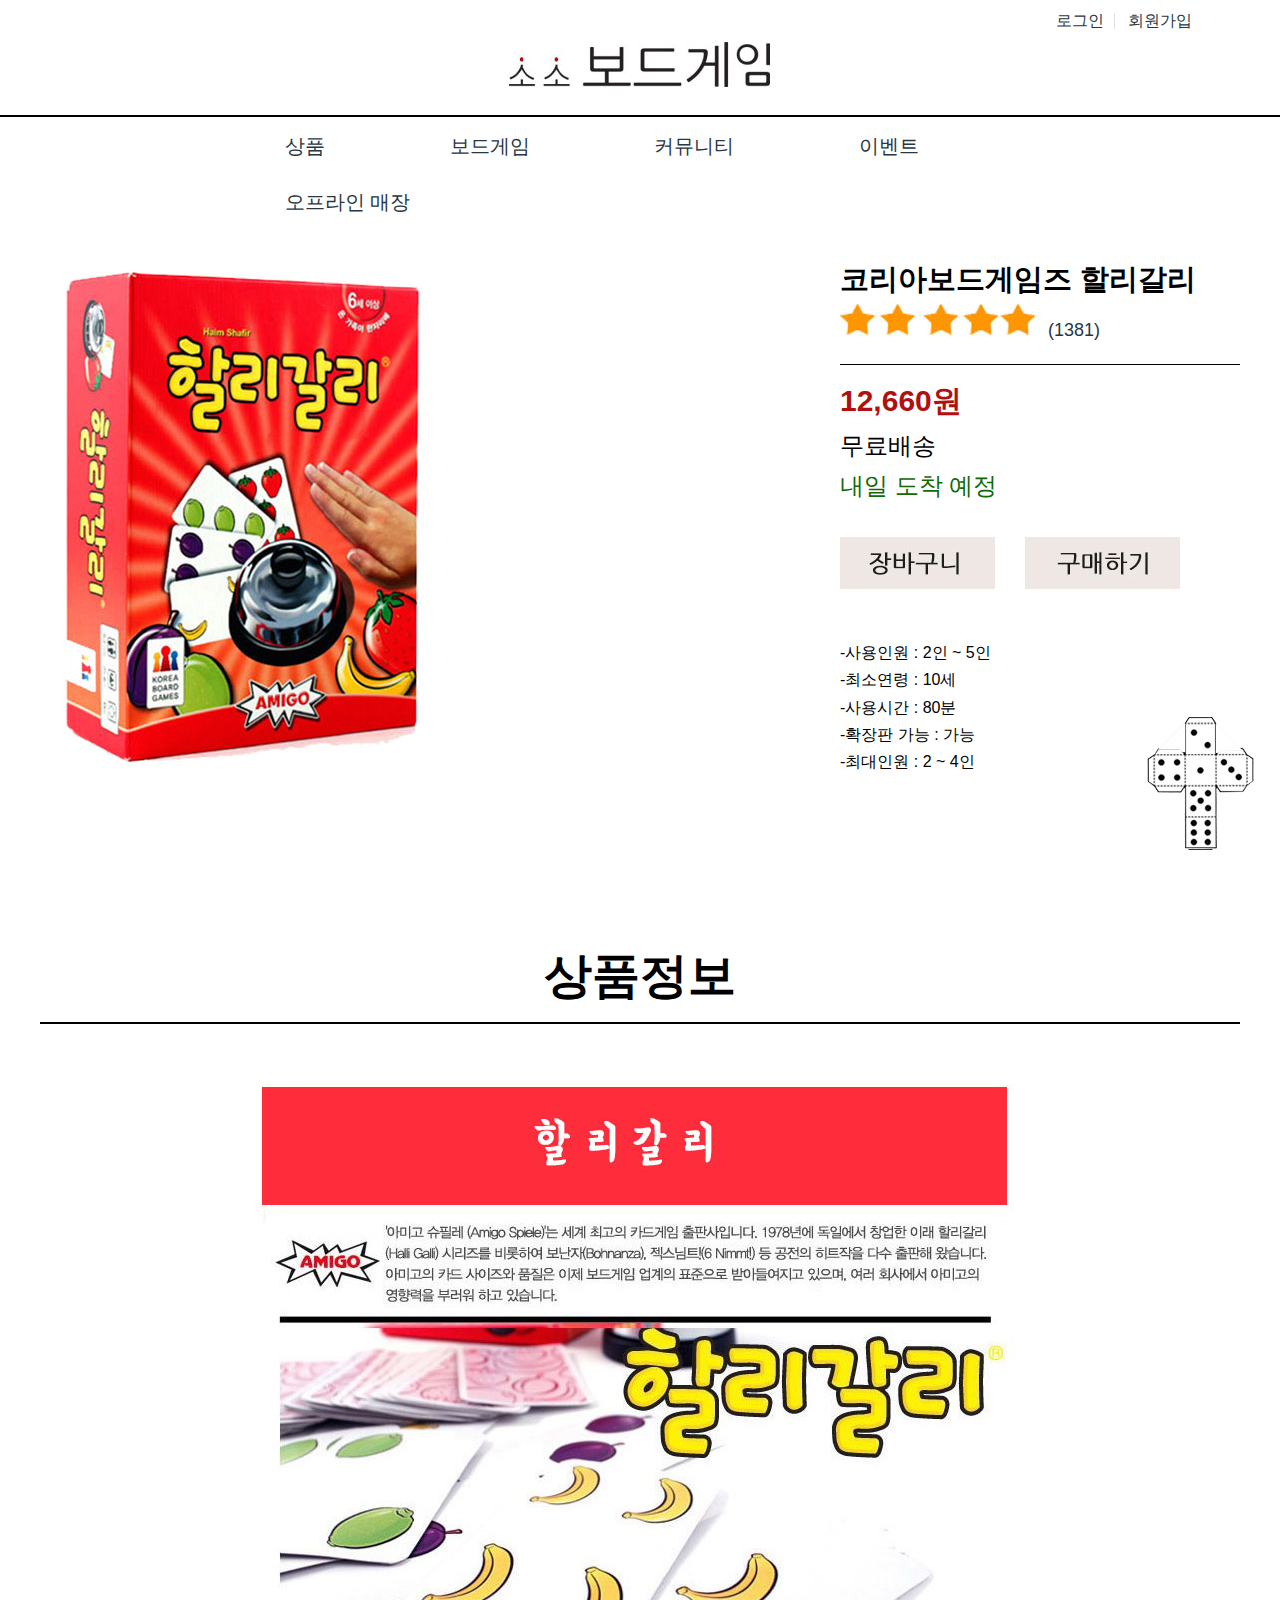
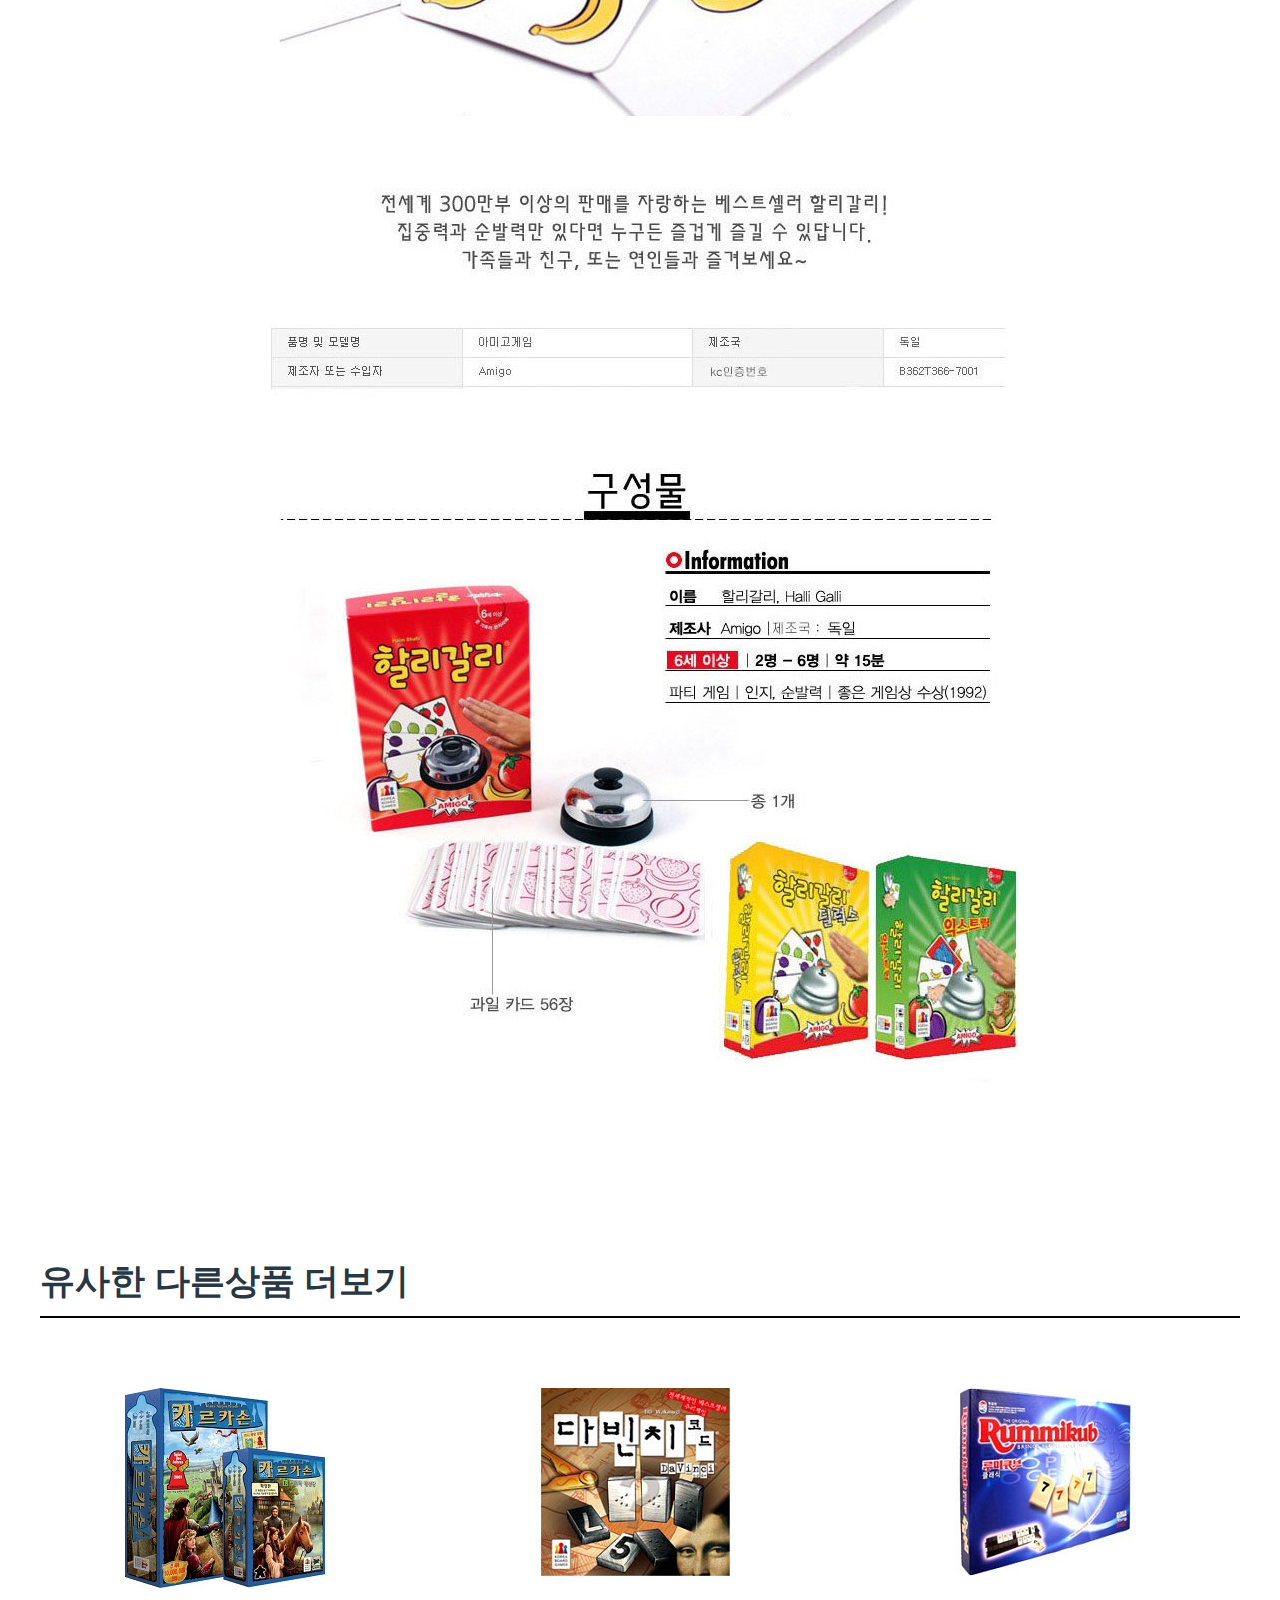
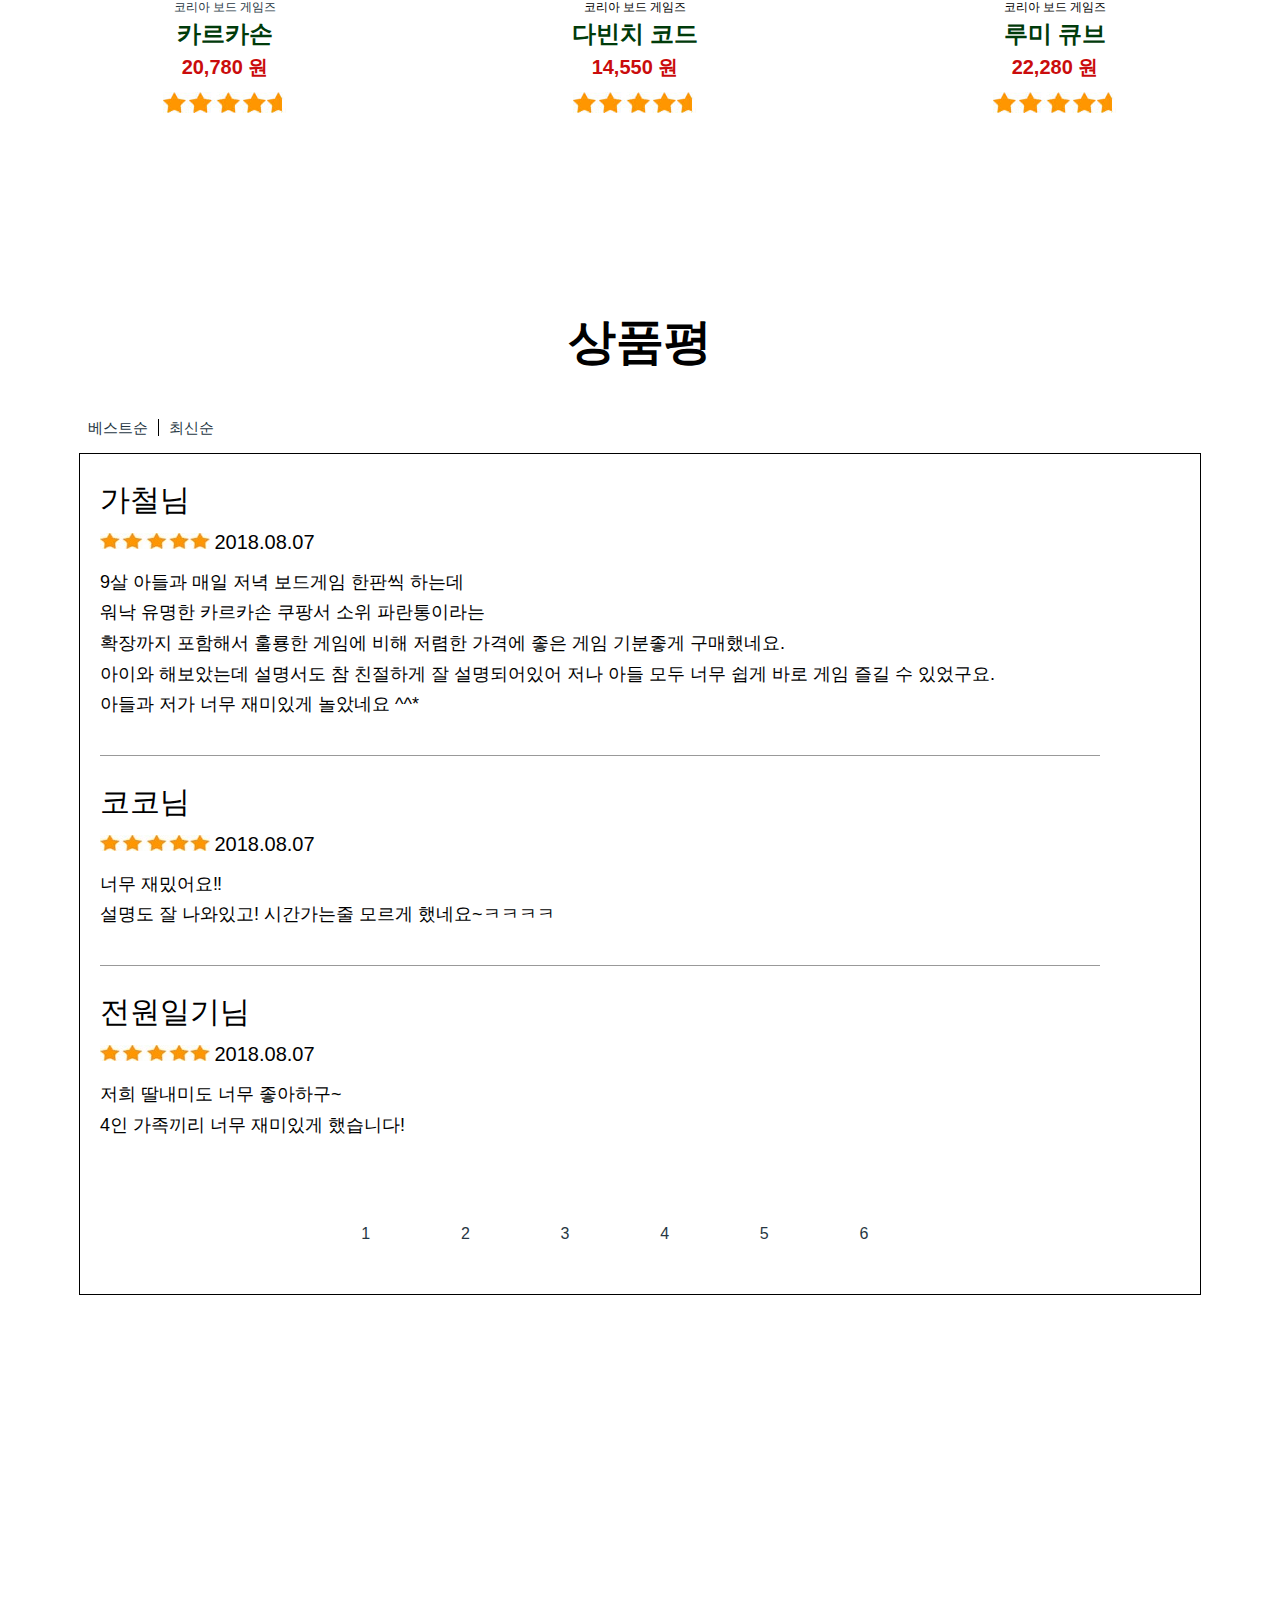
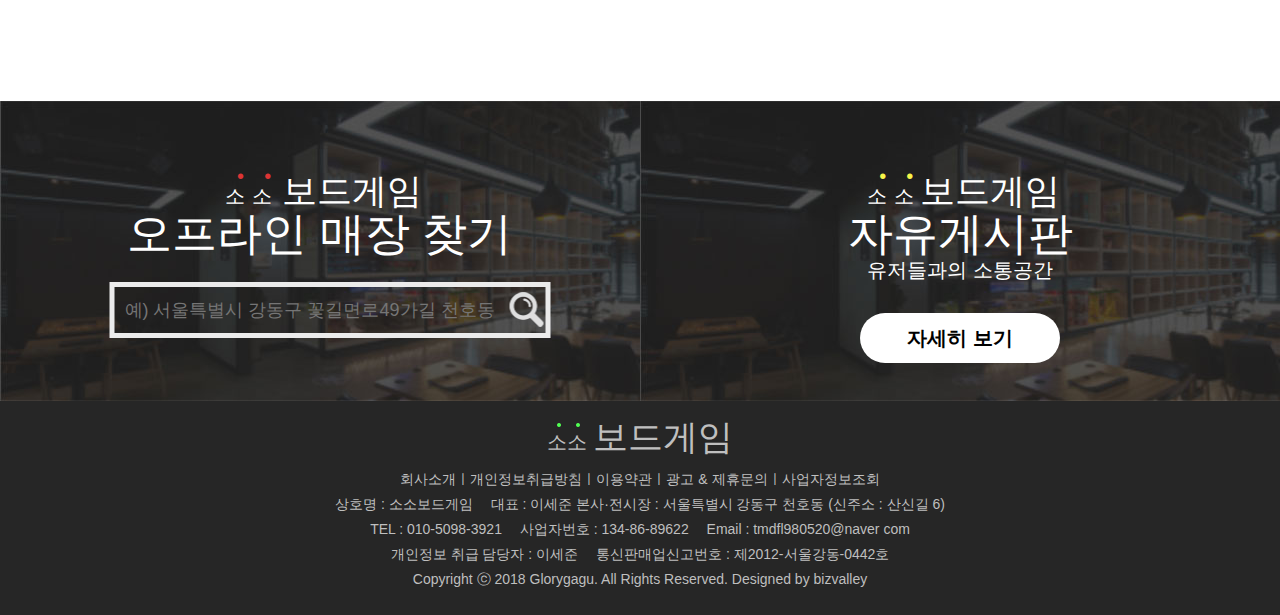
<file: good_peg_hari.html>
<!DOCTYPE html>
<html lang="en">
<head>
	<meta charset="UTF-8">
	<title>할리갈리</title>
	<link rel="shortcut icon" href="images/pabicon.ico">
	<link rel="stylesheet" href="css/good_peg_hari.css">
	<link rel="stylesheet" href="css/reset.css">
	<link href="https://fonts.googleapis.com/css?family=Nanum+Gothic" rel="stylesheet">
</head>
<body>
<!--header start//-->
<header id="dowowow">
	<a href="#dowowow" class="ssg"><div id="top"></div></a>
	<div id="header_top">
		<ul>
			<li><a href="#">로그인</a></li>
			<li><a href="#">회원가입</a></li>
		</ul>
	</div>
	<div id="logo">
		<a href="index.html"><img src="images/design_index_03red.jpg" alt="헤드메뉴" width="262" sizes="100%"></a>
	</div>
	<div class="header_menu">
		<ul>
			<div class="header_menu_bar">
				<li><a href="Good.html" class="bold">상품</a></li>
				<li><a href="#">보드게임</a></li>
				<li><a href="board.html" class="bold">커뮤니티</a></li>
				<li><a href="event.html" class="bold">이벤트</a></li>
				<li><a href="#">오프라인 매장</a></li>
			</div>
		</ul>
	</div>
</header>
<!--header end//-->
<div class="menu">
	<div class="container">
		<div class="goods_box">
			<img src="images_goods_peg/design_Goods_pag4_03.jpg" alt="할리갈리 이미지" class="goods_img">
			<div class="goods_box_txtbox">
				<div class="goods_box_txt_title">코리아보드게임즈 할리갈리</div>
				<div class="goods_box_star"></div>
				<a href="#down_scroll" class="ssg"><div class="goods_box_star_txt">(1381)</div></a>
				<div class="goods_box_mo">12,660원</div>
				<div class="goods_box_txt t2">무료배송</div>
				<div class="goods_box_txt g_b_t3">내일 도착 예정</div>
				<div class="goods_box_buy cursor"><button onClick="alert('상품이 장바구니에 담겼습니다.')" class="buwh"></button></div>
				<div class="goods_box_gumae cursor"><button onClick="alert('상품이 장바구니에 담겼습니다.')" class="buwh"></button></div>
				<div class="goods_box_stxt">
					<ul>
						<li>&#8209;사용인원 &colon; 2인 ~ 5인</li>
						<li>&#8209;최소연령 &colon; 10세</li>
						<li>&#8209;사용시간 &colon; 80분</li>
						<li>&#8209;확장판 가능 &colon; 가능</li>
						<li>&#8209;최대인원 &colon; 2 ~ 4인</li>
					</ul>
				</div>
			</div>
		</div>
		<div class="infor">
			<div class="infor_txt">상품정보</div>
			<div class="infor_img"></div>
		</div>
		<div class="Similar">
			<a href="#"><div class="similar_txt">
			유사한 다른상품 더보기
		</div></a>
		
		<a href="good_peg.html">
			<div class="similar_box sb1">
				<div class="similar_box_show"></div>
				<div class="similar_txtbox">
			   		<div class="s_t_t1">코리아 보드 게임즈</div>
			   		<div class="s_t_t2">카르카손</div>
			   		<div class="s_t_t3">20,780 <span>원</span></div>
			   		<div class="star"><img src="images_Goods/design_Goods3_06.jpg" alt="덜 꽉찬 별"><span class="star_txt">
			   		</div>
			   	</div>
			</div>	
		</a>
			<!-- 1 end -->
			<div class="similar_box">
				<div class="similar_box_show sh2 cursor"></div>
				<div class="similar_txtbox">
			   		<div class="s_t_t1">코리아 보드 게임즈</div>
			   		<div class="s_t_t2 ">다빈치 코드</div>
			   		<div class="s_t_t3">14,550 <span>원</span></div>
			   		<div class="star"><img src="images_Goods/design_Goods3_06.jpg" alt="덜 꽉찬 별"><span class="star_txt">
			   		</div>
			   	</div>
			</div>	
			<!-- 2 end -->
			<div class="similar_box sb2">
				<div class="similar_box_show sh3 cursor"></div>
				<div class="similar_txtbox">
			   		<div class="s_t_t1">코리아 보드 게임즈</div>
			   		<div class="s_t_t2">루미 큐브</div>
			   		<div class="s_t_t3">22,280 <span>원</span></div>
			   		<div class="star"><img src="images_Goods/design_Goods3_06.jpg" alt="덜 꽉찬 별"><span class="star_txt">
			   		</div>
			   	</div>
			</div>	
			<!-- 3w end -->
		</div>
		<div class="rating" id="down_scroll">
			<div class="rating_title">상품평</div>
			<div class="best">
				<ul>
					<li><a href="#">베스트순</a></li>
					<li><a href="#">최신순</a></li>
				</ul>
			</div>
			<div class="rating_user">
				<div class="user_name u_n1">가철님</div>
				<div class="user_star"></div>
				<span>2018.08.07</span>
				<div class="user_txt">
					9살 아들과 매일 저녁 보드게임 한판씩 하는데<br>
					워낙 유명한 카르카손 쿠팡서 소위 파란통이라는<br>
					확장까지 포함해서 훌룡한 게임에 비해 저렴한 가격에 좋은 게임 기분좋게 구매했네요. <br>
					아이와 해보았는데 설명서도 참 친절하게 잘 설명되어있어 저나 아들 모두 너무 쉽게 바로 게임 즐길 수 있었구요. <br>
					아들과 저가 너무 재미있게 놀았네요 &Hat;&Hat;&ast;<br>
				</div>
				<!-- 1 -->
				<div class="user_name">코코님</div>
				<div class="user_star"></div>
				<span>2018.08.07</span>
				<div class="user_txt">
					너무 재밌어요&#8252; <br>
					설명도 잘 나와있고&excl; 시간가는줄 모르게 했네요~ㅋㅋㅋㅋ <br>
				</div>
				<!-- 2 -->
				<div class="user_name">전원일기님</div>
				<div class="user_star"></div>
				<span>2018.08.07</span>
				<div class="user_txt u_t3">
					저희 딸내미도 너무 좋아하구~<br>
					4인 가족끼리 너무 재미있게 했습니다!
				</div>
				<!-- 3 -->
				<div class="bra">
					<ul>
						<li class="cursor"><a href="#">1</a></li>
						<li class="cursor"><a href="#">2</a></li>
						<li class="cursor"><a href="#">3</a></li>
						<li class="cursor"><a href="#">4</a></li>
						<li class="cursor"><a href="#">5</a></li>
						<li class="cursor"><a href="#">6</a></li>
					</ul>
				</div>
			</div>	
		</div>
		<!-- rating -->
	</div>
	<!-- container -->
</div>
	<div class="down_box">
		<div class="down_box_img">
			<div class="down_box_txt">
				<!--<div class="down_soso_img"></div>
				<div class="down_soso_img2"></div>-->
				<span class="down_soso"><span>소</span><span>소</span></span>
				보드게임<p>오프라인 매장 찾기</p>
			</div>
			<div class="search">
				<input type="text" placeholder="예&rpar; 서울특별시 강동구 꽃길면로49가길 천호동" class="inputbox">
				<button class="inputbox_button"> 
                    <a href="https://map.naver.com/v5/search/
                    %EC%86%8C%EC%86%8C%EB%B3%B4%EB%93%9C%EA%B2%8C%EC%9E%84?c=14151877.5142075,4516261.2405719,15,0,0,0,dh">
                    <img src="images/Untitled-1.png" alt="button"></a></button>
			</div>
		</div>
		<div class="down_box_img">
			<div class="down_box_txt">	
				<span class="down_sosos"><span>소</span><span>소</span>
					<!--<div class="down_soso_img"></div>
					<div class="down_soso_img2"></div>-->
				</span>
				보드게임<p>자유게시판</p><p class="pp2">유저들과의 소통공간</p>
				<a href="board.html"><div class="down_title">자세히 보기</div></a>
			</div>
		</div>
	</div>
</div>
<!--menu start-->
<!--footer start-->
<footer>
	<div class="footer_box">
		<div class="footer_title">			
			<span id="susu">소소
				<span class="footer_title_wja"></span>
				<span class="footer_title_wja2"></span>
			</span>
			보드게임
		</div>
		<div class="footer_txt">
			회사소개ㅣ개인정보취급방침ㅣ이용약관ㅣ광고 & 제휴문의ㅣ사업자정보조회<br>
			상호명 : 소소보드게임  　대표 : 이세준   본사·전시장 : 서울특별시 강동구 천호동 (신주소 : 산신길 6) <br>

			TEL : 010-5098-3921　  사업자번호 : 134-86-89622  　Email : tmdfl980520@naver	com <br>

			개인정보 취급 담당자 : 이세준  　통신판매업신고번호 : 제2012-서울강동-0442호 <br>

			Copyright ⓒ 2018 Glorygagu. All Rights Reserved. Designed by bizvalley
		</div>
	</div>
</footer>
<!--footer end-->

<script src="https://code.jquery.com/jquery-2.2.0.min.js" type="text/javascript"></script>
<script type="text/javascript"> 
 $(document).ready(function() { 
    $("a.ssg").anchorAnimate() 
 }); 
 jQuery.fn.anchorAnimate = function(settings) { 
    settings = jQuery.extend({ 
    speed : 1000 
    }, settings);     
    return this.each(function(){ 
    var caller = this 
    $(caller).click(function (event) {     
    event.preventDefault() 
    var locationHref = window.location.href 
    var elementClick = $(caller).attr("href") 
    var destination = $(elementClick).offset().top; 
    $("html:not(:animated),body:not(:animated)").animate({ scrollTop: destination}, settings.speed, function()  
    { 
    window.location.hash = elementClick 
    }); 
     return false; 
    }) 
    }) 
 }
</script>


</body>
</html>
</file>
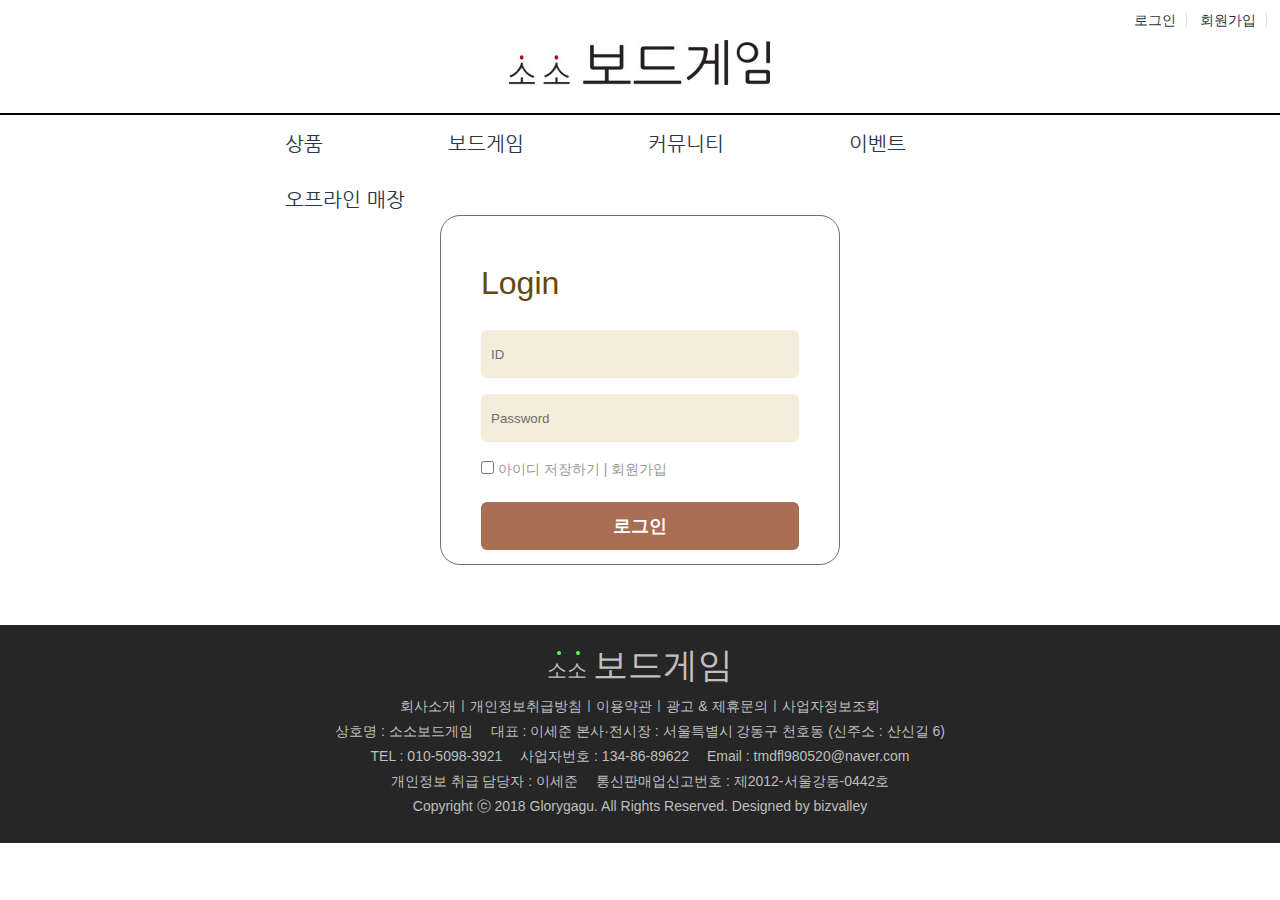
<file: login_pg.html>
<!DOCTYPE html>
<html lang="en">
<head>
	<meta charset="UTF-8">
	<title>Good's</title>
	<link rel="shortcut icon" href="images/pabicon.ico">
	<link rel="stylesheet" href="css/login.css">
	<link rel="stylesheet" href="css/reset.css">
	<link href="https://fonts.googleapis.com/css?family=Nanum+Gothic" rel="stylesheet">
	<script src="https://ajax.googleapis.com/ajax/libs/jquery/3.3.1/jquery.min.js"></script>

</head>
<body>
<!--header start//-->
<header id="dowowow">
	<a href="#dowowow" class="ssg"><div id="top"></div></a>
	<div id="header_top">
		<ul>
			<li><a href="#">로그인</a></li>
			<li><a href="#">회원가입</a></li>
		</ul>
	</div>
	<div id="logo">
		<a href="index.html"><img src="images/design_index_03red.jpg" alt="헤드메뉴" width="262" sizes="100%"></a>
	</div>
	<div class="header_menu">
		<ul>
			<div class="header_menu_bar">
				<li><a href="Good.html" class="bold">상품</a></li>
				<li><a href="#">보드게임</a></li>
				<li><a href="board.html" class="bold">커뮤니티</a></li>
				<li><a href="event.html" class="bold">이벤트</a></li>
				<li><a href="#">오프라인 매장</a></li>
			</div>
		</ul>
	</div>
</header>
<!--header end//-->
<div class="menu">
	
	<div class="container">
		
		<div class="login-wrapper">
			<h2>Login</h2>
			<form method="post" action="서버의url" id="login-form">
				<input type="text" name="userName" placeholder="ID">
				<input type="password" name="userPassword" placeholder="Password">
				<label for="remember-check" class="idsave">
					<input type="checkbox" id="remember-check">  아이디 저장하기 | 회원가입 
				</label>
				
				<input type="submit" value="로그인">
			</form>
		</div>
		
	</div>
	
	<!-- container end // -->
</div>
<!-- menu end // -->
<!--footer start-->
	
<footer>
	<div class="footer_box">
		<div class="footer_title">			
			<span id="susu">소소
				<span class="footer_title_wja"></span>
				<span class="footer_title_wja2"></span>
			</span>
			보드게임
		</div>
		<div class="footer_txt">
			회사소개ㅣ개인정보취급방침ㅣ이용약관ㅣ광고 & 제휴문의ㅣ사업자정보조회<br>
			상호명 : 소소보드게임  　대표 : 이세준   본사·전시장 : 서울특별시 강동구 천호동 (신주소 : 산신길 6) <br>

			TEL : 010-5098-3921　  사업자번호 : 134-86-89622  　Email : tmdfl980520@naver.com <br>

			개인정보 취급 담당자 : 이세준  　통신판매업신고번호 : 제2012-서울강동-0442호 <br>

			Copyright ⓒ 2018 Glorygagu. All Rights Reserved. Designed by bizvalley
		</div>
	</div>
</footer>


<script src="https://code.jquery.com/jquery-2.2.0.min.js" type="text/javascript"></script>
<script type="text/javascript"> 
 $(document).ready(function() { 
    $("a.ssg").anchorAnimate() 
 }); 
 jQuery.fn.anchorAnimate = function(settings) { 
    settings = jQuery.extend({ 
    speed : 1000 
    }, settings);     
    return this.each(function(){ 
    var caller = this 
    $(caller).click(function (event) {     
    event.preventDefault() 
    var locationHref = window.location.href 
    var elementClick = $(caller).attr("href") 
    var destination = $(elementClick).offset().top; 
    $("html:not(:animated),body:not(:animated)").animate({ scrollTop: destination}, settings.speed, function()  
    { 
    window.location.hash = elementClick 
    }); 
     return false; 
    }) 
    }) 
 }
</script>
</body>
</html>
</file>
<file: css/board.css>
header {
	width: 100%;
}
#top {
	background-image: url(../images/top1_03.png);
	width: 107px;height: 133px;
	position: fixed;
	right: 2%; bottom: 50px;
	z-index: 999;
}
#header_top {
	float: right;
}
#header_top ul li {
	float: left;
	padding: 13px;
	padding-left: 0;
	line-height: 1;
}
#header_top ul li:nth-child(1) a{
	border-right: solid 1px;
	border-color: #E0E0E0;
	margin: 0px;
}
#header_top ul li a {
	display: block;
	margin-right: 65px;
	padding-right: 10px;
}
header #logo {
	size: 100%;
	clear: both;
	text-align: center;
	margin-bottom: 20px;
}
.header_menu {
	width:100%;
	height: 60px;
}
.header_menu ul {
	border-top: solid 2px;
}
.header_menu ul li {
	float: left;
	margin-left: 13%;
}
.header_menu ul li a {
	display: block;
	padding: 12px 0px 10px 0px;
	font-size: 20px;
}
.header_menu ul li .bold:hover {
	font-weight:bold;
}
.header_menu ul li:nth-child(5) {
	float: left;
}
.header_menu_bar{
	width: 75%;
	margin: 0 auto;
	
}
/*header end //----------------------------*/
.container {
	width: 1200px; height: 2100px;
	margin: 0 auto;

}
.free_board_title {
	position: relative;
	top: 30px;
	width: 230px; height: 68px;
	margin: 0 auto;
	font-size: 40px;
	background-color: #edfffd;
}
.f_b_title {
	background-color: #fff2ea;
}
.f_b_title2 {
	background-color: #fffcd7;
}
.free_board_toptitle {
	margin: 0 auto;
	background-color: #fff;
	width: 230px;height: 37px;
	position: relative;
	top: 68px;
	z-index: 1;
}
.freetxt {
	text-align: center;
	position: absolute;
	top: 0;right: 20px;
	z-index: 100;
}
.f_text {
	right: 10px;
}
.f_text2 {
	right: 60px;
}
.freetext_hover:hover {
	font-weight: bold;
	color: #7dd6cc;
}
.hov2:hover {
	color: #ecb38f;
}
.hov3:hover {
	color: #ebe37b;
}
table {
	border-collapse:collapse;
	border-top: 2px solid #656565;
	box-sizing: border-box;
}
table tr th:nth-child(1){
	border-left: 2px solid #656565;
	box-sizing: border-box;

}
table tr th:nth-child(5) {
	border-right: 2px solid #656565;
	box-sizing: border-box;

}
table tr th {
	height: 95px;
	background-color: #edfffd;
	font-size: 25px;
}
table .tr2 th {
	height: 95px;
	background-color: #fff2ea;
	font-size: 25px;
}
table .tr3 th {
	height: 95px;
	background-color: #fffcd7;
	font-size: 25px;
}

table tr .board_title {
	width: 520px;

}
table tr td {
	font-size: 20px;
	color: #353535;
	text-align: center;
	height: 60px;

}
table tr td:nth-child(1){
	padding-left: 25px;
}
table tr td:nth-child(1) {
	text-align: left;
}
table tr:last-child {
	border: 2px solid #656565;
	border-top: 0;
}
table tr:last-child td{
	padding-bottom: 20px;
}
table tr .board_man {
	width: 180px;
}
table tr .board_day {
	width: 176px;
}
table tr .board_good {
	width: 123px;
}
table tr .board_vew {
	width: 200px;
}
/*table end ..*/

.down_box {
	width: 100%;
	height: 296px;
	background-color: #CDFFC3;
	float: left;
}
.down_box_img {
	background-image: url(../images/User_dow.jpg);
	background-repeat: no-repeat;
	width: 50%;height: 300px;
	float: left;
}
.down_box_txt {
	color: white;
	font-size: 35px;
	text-align: center;
	margin-top: 60px;
	position: relative;
}
.down_soso {
	font-size: 20px;
}
.down_soso span:before {
	content: "•";
	color: #dc3434;
	font-size: 1em;
	position: relative;
	left: 19px;
	top: -20px;
}
.down_sosos{
	font-size: 20px;
}
.down_sosos span:before {
	content: "•";
	color: #f7f549;
	font-size: 1em;
	position: relative;
	left: 19px;
	top: -20px;
}
.down_soso_img {
	background-image: url(../images/design_inde22x_08.jpg);
	width: 4px;height: 4px;
	position: absolute;
	left: 313px; top: 15px;
}
.down_soso_img2 {
	background-image: url(../images/design_inde22x_08.jpg);
	width: 4px;height: 4px;
	position: absolute;
	left: 333px; top: 15px;
}
.down_box_txt p {
	margin-top: -25px;
	font-size: 45px;
}
.down_box_txt .pp2{
	line-height: 46px;
	font-size: 20px;
}
.search {
	width: 421px;
	position: relative;
	margin-left: 50%;
	transform: translateX(-50%);
}
.inputbox {
	float: left;
	font-size: 18px;
	color: #ebebeb;
	padding-left: 10px;
	background-color: rgba(255,255,255,0);
	border: solid 5px #ebebeb;
	width: 421px; height: 46px;
	margin-top: 10px;


}
.search .inputbox_button{
	position: absolute;
	top: 20px;right: -13px;
	background-color: transparent;
}



.down_title {
	margin-top: 20px;
	width: 200px; height: 50px;
	background-color: #fff;
	border-radius: 50px;
	margin-left: 50%;
	transform: translateX(-50%);
	color: #000;
	font-size: 20px;
	font-weight: bold;
	line-height: 50px;

}	
/*footer start*/
.footer_box {
	width: 100%; height: 218px;
	background-color: #262626;
	clear: both;
	color: #bfbfbf;
}
.footer_title {
	padding-top: 10px;
	font-size: 35px;
	text-align: center;
	margin-top: 60px;
	position: relative;
}
.footer_title span {
	font-size: 20px;
}
.footer_txt {
	font-size: 14px;
	text-align: center;
	line-height: 25px;
}
.footer_title_wja {
	background-image: url(../images/design_indexdd_03.jpg);
	width: 4px;height: 4px;
	background-repeat: no-repeat;
	float: left;
	position: absolute;
	top: -8px;right: 13px;
}
.footer_title_wja2 {
	background-image: url(../images/design_indexdd_03.jpg);
	width: 4px;height: 4px;
	background-repeat: no-repeat;
	float: left;
	position: absolute;
	top: -8px;right: 32px;
}

#susu {
	position: relative;
}
/*footer end //*/
</file>
<file: css/event.css>
header {
	width: 100%;
}
#top {
	background-image: url(../images/top1_03.png);
	width: 107px;height: 133px;
	position: fixed;
	right: 2%; bottom: 50px;
	z-index: 999;
}
#header_top {
	float: right;
}
#header_top ul li {
	float: left;
	padding: 13px;
	padding-left: 0;
	line-height: 1;
}
#header_top ul li:nth-child(1) a{
	border-right: solid 1px;
	border-color: #E0E0E0;
	margin: 0px;
}
#header_top ul li a {
	display: block;
	margin-right: 65px;
	padding-right: 10px;
}
header #logo {
	size: 100%;
	clear: both;
	text-align: center;
	margin-bottom: 20px;
}
.header_menu {
	width:100%;
	height: 60px;
}
.header_menu ul {
	border-top: solid 2px;
}
.header_menu ul li {
	float: left;
	margin-left: 13%;
}
.header_menu ul li a {
	display: block;
	padding: 12px 0px 10px 0px;
	font-size: 20px;
}
.header_menu ul li .bold:hover {
	font-weight:bold;
}
.header_menu ul li:nth-child(5) {
	float: left;
}
.header_menu_bar{
	width: 75%;
	margin: 0 auto;
	
}
/*header end //----------------------------*/
.container {
	width: 1200px; margin: 0 auto;
	height: 2050px;
}
.event_big_img {
	margin-bottom: 100px;
	transition-duration: 2s; transform-origin: 0 0;
}
.event_big_img:hover {
	transform: rotate(8deg);
}
.event_title_text {
	font-size: 45px;
	color: #515151;
	padding-bottom: 15px;
	border-bottom: 3px solid;
	margin-bottom: 152px;
}
.event_br {
	width: 100%;height: 450px;
}
.event_img {
	background-image: url(../images_event/design_event_07.jpg);
	width: 41.66%; height: 300px;
	margin-left: 18.66%;
	size: 100%;
	float: right;
}
.event_txt {
	float: right;
	text-align: right;
}
.event_txt_a {
	font-size: 25px;
	font-weight: bold;
	line-height: 1.5;
}
.event_txt_b {
	font-size: 15px;
	font-weight: bold;
	border-bottom: 1px solid #686868;
	padding-bottom: 5px;
	margin-bottom: 6px;
}
.event_txt_c {
	font-size: 15px;
	line-height: 1.2;
}
.event_dice {
	background-image: url(../images_event/design_dice_1.jpg);
	width: 50px;height: 50px;
	margin-left: 85%;
	margin-bottom: 10px;
}
.e_dice2 {
	background-image: url(../images_event/dice_02.jpg);
	width: 50px;height: 50px;
	margin-left: 0;
	margin-right: 85%;
	margin-bottom: 10px;
}
.e_dice3 {
	background-image: url(../images_event/dice.03.jpg);
	width: 50px;height: 50px;
	margin-left: 85%;
	margin-bottom: 10px;
}
/*1*/
.e_img2	{
	background-image: url(../images_event/design_event_10.jpg);
	float: left;
	margin-left: 0;
	margin-right: 18.66%;
}
.e_txt2 {
	float: left;
	text-align: left;
}
/*2*/
.e_img3 {
	background-image: url(../images_event/design_event_14.jpg);
}
/*3*/
.down_bar {
	float: left;
	width: 100%;
}
.down_bar_number ul {
	margin-bottom: 80px;
}
.down_bar_number ul li {
	float: left;
	margin-left: 9%;
		font-size: 40px;
}
.down_bar_number li a:hover {
	font-weight: bold;
	color:#491616;
}
.down_bar_number li a:hover :nth-child(1){
	font-weight: 0;
}
.dkdkdk {
	width: 76%; height: 70px;
	margin: 0 auto;
	border-bottom:2px solid #341E1E;
} 
/* down bar end //*/


.down_box {
	width: 100%;
	height: 296px;
	background-color: #CDFFC3;
	float: left;
}
.down_box_img {
	background-image: url(../images/User_dow.jpg);
	background-repeat: no-repeat;
	width: 50%;height: 300px;
	float: left;
}
.down_box_txt {
	color: white;
	font-size: 35px;
	text-align: center;
	margin-top: 60px;
	position: relative;
}
.down_soso {
	font-size: 20px;
}
.down_soso span:before {
	content: "•";
	color: #dc3434;
	font-size: 1em;
	position: relative;
	left: 14px;
	top: -20px;
}
.down_sosos{
	font-size: 20px;
}
.down_sosos span:before {
	content: "•";
	color: #f7f549;
	font-size: 1em;
	position: relative;
	left: 14px;
	top: -20px;
}
.down_soso_img {
	background-image: url(../images/design_inde22x_08.jpg);
	width: 4px;height: 4px;
	position: absolute;
	left: 313px; top: 15px;
}
.down_soso_img2 {
	background-image: url(../images/design_inde22x_08.jpg);
	width: 4px;height: 4px;
	position: absolute;
	left: 333px; top: 15px;
}
.down_box_txt p {
	margin-top: -25px;
	font-size: 45px;
}
.down_box_txt .pp2{
	line-height: 46px;
	font-size: 20px;
}
.search {
	width: 421px;
	position: relative;
	margin-left: 50%;
	transform: translateX(-50%);
}
.inputbox {
	float: left;
	font-size: 18px;
	color: #ebebeb;
	padding-left: 10px;
	background-color: rgba(255,255,255,0);
	border: solid 5px #ebebeb;
	width: 421px; height: 46px;
	margin-top: 10px;


}
.search .inputbox_button{
	position: absolute;
	top: 20px;right: -13px;
	background-color: transparent;
}



.down_title {
	margin-top: 20px;
	width: 200px; height: 50px;
	background-color: #fff;
	border-radius: 50px;
	margin-left: 50%;
	transform: translateX(-50%);
	color: #000;
	font-size: 20px;
	font-weight: bold;
	line-height: 50px;

}
/*down title end*/
/*footer  go */

.footer_box {
	width: 100%; height: 218px;
	background-color: #262626;
	clear: both;
	color: #bfbfbf;
}
.footer_title {
	padding-top: 10px;
	font-size: 35px;
	text-align: center;
	margin-top: 60px;
	position: relative;
}
.footer_title span {
	font-size: 20px;
}
.footer_txt {
	font-size: 14px;
	text-align: center;
	line-height: 25px;
}
.footer_title_wja {
	background-image: url(../images/design_indexdd_03.jpg);
	width: 4px;height: 4px;
	background-repeat: no-repeat;
	float: left;
	position: absolute;
	top: -8px;right: 13px;
}
.footer_title_wja2 {
	background-image: url(../images/design_indexdd_03.jpg);
	width: 4px;height: 4px;
	background-repeat: no-repeat;
	float: left;
	position: absolute;
	top: -8px;right: 32px;
}
#susu {
	position: relative;
}
.cursor {
	cursor:pointer;
}
</file>
<file: css/good_peg.css>
header {
	width: 100%;
}
#top {
	background-image: url(../images/top1_03.png);
	width: 107px;height: 133px;
	position: fixed;
	right: 2%; bottom: 50px;
	z-index: 999;
}

#header_top {
	float: right;
}
#header_top ul li {
	float: left;
	padding: 13px;
	padding-left: 0;
	line-height: 1;
}
#header_top ul li:nth-child(1) a{
	border-right: solid 1px;
	border-color: #E0E0E0;
	margin: 0px;
}
#header_top ul li a {
	display: block;
	margin-right: 65px;
	padding-right: 10px;
}
header #logo {
	size: 100%;
	clear: both;
	text-align: center;
	margin-bottom: 20px;
}
.header_menu {
	width:100%;
	height: 60px;
}
.header_menu ul {
	border-top: solid 2px;
}
.header_menu ul li {
	float: left;
	margin-left: 13%;
}
.header_menu ul li a {
	display: block;
	padding: 12px 0px 10px 0px;
	font-size: 20px;
}
.header_menu ul li:nth-child(5) {
	float: left;
}
.header_menu ul li .bold:hover {
	font-weight:bold;
}	
.header_menu_bar{
	width: 75%;
	margin: 0 auto;
}
/*header end //----------------------------*/
.container {
	width: 1200px; height: 2500px;
	margin: 80px auto;
}
.goods_box {
	width: 100%;
	height: 600px;
}
.goods_box_txtbox {
	width: 400px;
	float: right;
	position: relative;
}
.goods_box_txt_title {
	font-size: 29px;
	font-weight: bold;
}
.goods_box_star {
	background-image: 
	url(../images_goods_peg/design_Goods_pag_06.jpg);
	width: 195px;height: 31px;
	background-repeat: no-repeat;
	display: inline-block;
	padding-bottom: 20px;
}

.goods_box_star_txt {
	font-size: 18px;
	display: inline-block;
	position: absolute;
	top: 60px;right: 160px;
}
.goods_box_star_txt:hover {
	color: #D52121;
	font-weight: bold;
}
.goods_box_mo {
	border-top: 1px solid black;
	padding-top: 10px;
	font-size: 30px;
	color: #b21010;
	font-weight: bold;
}
.goods_box_txt {
	font-size: 24px;

}
.g_b_t3 {
	color: #116a05;
	margin-bottom: 30px;	
}
.goods_box_buy {
	background-image: url(../images_goods_peg/buy.jpg);
	width: 155px;height: 52px;
	float: left;
}
.buwh {
	display: block;
	width: 155px;height: 52px;
	background-color: rgba(0,0,0,0);
}
.goods_box_gumae {
	background-image: url(../images_goods_peg/jumae.jpg);
	width: 155px;height: 52px;
	float: left;
	margin-left: 30px;
	margin-right: 45px;
	margin-bottom: 50px;
}
/**/
.infor {
	margin: 80px auto;
	width: 100%; height: 1436px;
}
.infor_txt {
	text-align: center;
	font-size: 48px;
	font-weight: bold;
	padding-bottom: 5px;
	border-bottom: 2px solid black;
}
.infor_img {
	background-image:
	url(../images_goods_peg/design_Goods_pag_11.jpg);
	width: 712px; height: 1236px;
	margin: 60px auto;
}
/* 2222222222222222222222*/

.Similar {
	height: 650px;
}

.similar_txt {
	color: #343434;
	font-size: 35px;
	font-weight: bold;
	padding-bottom: 5px;
	margin-bottom: 60px;
	border-bottom: 2px solid black;
}
.similar_box {
	width: 230px; height: 360px;
	float: left;
	position: relative;
	margin-left: 15%;
}
.sb1 {
	margin-left: 70px;
}
.sb2 {
	float: right;
	margin-right: 70px;
	margin-left: 0;
}
.similar_box:hover {
	box-shadow: 1px 1px 20px #ddd;
}
.sb1:hover {
	box-shadow: 1px 1px 20px #7D1B1B;
}

.similar_box_show {
	background-image: url(../images_goods_peg/harigari.jpg);
	width: 200px;height: 200px;
	background-repeat: no-repeat;
	margin: 0 auto;
	padding-top: 20px;
	position: relative;
	top: 10px;
}
.sh2 {
	background-image: url(../images_goods_peg/dabinci.jpg);
}
.sh3 {
	background-image: url(../images_goods_peg/rume.jpg);
}
.similar_txtbox {
	font-size: 15px;
	line-height: 1.5;
	text-align: center;
}
.s_t_t1 {
	font-size: 12px;
}
.s_t_t2 {
	font-size: 24px;
	color: #003b0a;
	font-weight: bold;
}
.s_t_t3 {
	font-size: 20px;
	color: #ca0c0c;
	font-weight: bold;
	margin-bottom: 10px;
}
.star_txt {
	margin-top: -10px;
 font-size: 12px;
}
/* sma end ```````*/

.rating {
	width: 100%;
	height: 1400px;
	float: left;
}
.rating_title {
	font-size: 48px;
	font-weight: bold;
	text-align: center;
}
.best	 {
	margin-left: 4%;
	margin-bottom: 70px;
	line-height: 6;
}
.best	ul li {
	font-size:15px;
	float: left;
	display: block;
}	
.best ul li a{
	padding: 0 10px 0 10px;
}
.best ul li:nth-child(1) a{
	border-right: 1px solid black;
	padding-left: 0;
}
.best ul li a:hover {
	font-weight: bold;	
}
.rating_user {
	width: 90%;height: 800px;
	border: 1px solid black;
	padding: 20px;
	margin: 0 auto;
}
.user_name {
	font-size: 30px;
	padding-top: 20px;
}
.u_n1 {
	padding-top: 0;
}
.user_star {
	background-image: url(../images_goods_peg/star.jpg);
	width: 110px;height: 16px;
	background-size: 100%;
	display: inline-block;

}	
.rating_user span {
	margin-top: -5px;
	font-size: 20px;
}
.user_txt {
	width: 1000px;
	font-size: 18px;
	margin-top: 8px;
	padding-bottom: 35px;
	border-bottom: 1px solid #999999;
}
.u_t3 {
	border-bottom: 0;
}
.bra {
	width: 100%;height: 100px;

}
.bra ul li:hover {
	font-weight: bold;
}
.bra ul { width: 60%;height: 20px; margin: auto; }
.bra ul li {
	float: left;
	padding: 7%;
	padding-bottom: 0;
}
/*bra e*/
.down_box {
	width: 100%;
	height: 296px;
	float: left;
	clear: both;
}
.down_box_img {
	background-image: url(../images/User_dow.jpg);
	background-repeat: no-repeat;
	width: 50%;height: 300px;
	float: left;
}
.down_box_txt {
	color: white;
	font-size: 35px;
	text-align: center;
	margin-top: 60px;
	position: relative;
}
.down_soso {
	font-size: 20px;
}
.down_soso span:before {
	content: "•";
	color: #dc3434;
	font-size: 1em;
	position: relative;
	left: 19px;
	top: -20px;
}
.down_sosos{
	font-size: 20px;
}
.down_sosos span:before {
	content: "•";
	color: #f7f549;
	font-size: 1em;
	position: relative;
	left: 19px;
	top: -20px;
}
.down_soso_img {
	background-image: url(../images/design_inde22x_08.jpg);
	width: 4px;height: 4px;
	position: absolute;
	left: 313px; top: 15px;
}
.down_soso_img2 {
	background-image: url(../images/design_inde22x_08.jpg);
	width: 4px;height: 4px;
	position: absolute;
	left: 333px; top: 15px;
}
.down_box_txt p {
	margin-top: -25px;
	font-size: 45px;
}
.down_box_txt .pp2{
	line-height: 46px;
	font-size: 20px;
}
.search {
	width: 421px;
	position: relative;
	margin-left: 50%;
	transform: translateX(-50%);
}
.inputbox {
	float: left;
	font-size: 18px;
	color: #ebebeb;
	padding-left: 10px;
	background-color: rgba(255,255,255,0);
	border: solid 5px #ebebeb;
	width: 421px; height: 46px;
	margin-top: 10px;


}
.search .inputbox_button{
	position: absolute;
	top: 20px;right: -13px;
	background-color: transparent;
}



.down_title {
	margin-top: 20px;
	width: 200px; height: 50px;
	background-color: #fff;
	border-radius: 50px;
	margin-left: 50%;
	transform: translateX(-50%);
	color: #000;
	font-size: 20px;
	font-weight: bold;
	line-height: 50px;

}	
/*footer start*/
.footer_box {
	width: 100%; height: 218px;
	background-color: #262626;
	clear: both;
	color: #bfbfbf;
}
.footer_title {
	padding-top: 10px;
	font-size: 35px;
	text-align: center;
	margin-top: 60px;
	position: relative;
}
.footer_title span {
	font-size: 20px;
}
.footer_txt {
	font-size: 14px;
	text-align: center;
	line-height: 25px;
}
.footer_title_wja {
	background-image: url(../images/design_indexdd_03.jpg);
	width: 4px;height: 4px;
	background-repeat: no-repeat;
	float: left;
	position: absolute;
	top: -8px;right: 13px;
}
.footer_title_wja2 {
	background-image: url(../images/design_indexdd_03.jpg);
	width: 4px;height: 4px;
	background-repeat: no-repeat;
	float: left;
	position: absolute;
	top: -8px;right: 32px;
}

#susu {
	position: relative;
}


.cursor {
	cursor:pointer;
}
</file>
<file: css/good_peg_hari.css>
header {
	width: 100%;
}
#top {
	background-image: url(../images/top1_03.png);
	width: 107px;height: 133px;
	position: fixed;
	right: 2%; bottom: 50px;
	z-index: 999;
}
#header_top {
	float: right;
}
#header_top ul li {
	float: left;
	padding: 13px;
	padding-left: 0;
	line-height: 1;
}
#header_top ul li:nth-child(1) a{
	border-right: solid 1px;
	border-color: #E0E0E0;
	margin: 0px;
}
#header_top ul li a {
	display: block;
	margin-right: 65px;
	padding-right: 10px;
}
header #logo {
	size: 100%;
	clear: both;
	text-align: center;
	margin-bottom: 20px;
}
.header_menu {
	width:100%;
	height: 60px;
}
.header_menu ul {
	border-top: solid 2px;
}
.header_menu ul li {
	float: left;
	margin-left: 13%;
}
.header_menu ul li a {
	display: block;
	padding: 12px 0px 10px 0px;
	font-size: 20px;
}
.header_menu ul li .bold:hover {
	font-weight:bold;
}
.header_menu ul li:nth-child(5) {
	float: left;
}
.header_menu_bar{
	width: 75%;
	margin: 0 auto;
	
}
/*header end //----------------------------*/
.container {
	width: 1200px; height: 2500px;
	margin: 80px auto;
}
.goods_box {
	width: 100%;
	height: 600px;
}
.goods_box_txtbox {
	width: 400px;
	float: right;
	position: relative;
}
.goods_box_txt_title {
	font-size: 29px;
	font-weight: bold;
}
.goods_box_star {
	background-image: 
	url(../images_goods_peg/design_Goods_pag_06.jpg);
	width: 195px;height: 31px;
	background-repeat: no-repeat;
	display: inline-block;
	padding-bottom: 20px;
}
.goods_box_star_txt {
	font-size: 18px;
	display: inline-block;
	position: absolute;
	top: 60px;right: 140px;
}
.goods_box_star_txt:hover {
	color: #D52121;
	font-weight: bold;
}
.goods_box_mo {
	border-top: 1px solid black;
	padding-top: 10px;
	font-size: 30px;
	color: #b21010;
	font-weight: bold;
}
.goods_box_txt {
	font-size: 24px;

}
.g_b_t3 {
	color: #116a05;
	margin-bottom: 30px;	
}
.goods_box_buy {
	background-image: url(../images_goods_peg/buy.jpg);
	width: 155px;height: 52px;
	float: left;
}
.buwh {
	display: block;
	width: 155px;height: 52px;
	background-color: rgba(0,0,0,0);
}
.goods_box_gumae {
	background-image: url(../images_goods_peg/jumae.jpg);
	width: 155px;height: 52px;
	float: left;
	margin-left: 30px;
	margin-right: 45px;
	margin-bottom: 50px;
}
/**/
.infor {
	margin: 80px auto;
	width: 100%; height: 1836px;
}
.infor_txt {
	text-align: center;
	font-size: 48px;
	font-weight: bold;
	padding-bottom: 5px;
	border-bottom: 2px solid black;
}
.infor_img {
	background-image:
	url(../images_goods_peg/design_Goods_pag4_017.jpg);
	width: 757px; height: 1610px;
	margin: 60px auto;
}
/* 2222222222222222222222*/

.Similar {
	height: 650px;
}

.similar_txt {
	font-size: 35px;
	font-weight: bold;
	padding-bottom: 5px;
	margin-bottom: 60px;
	border-bottom: 2px solid black;
}
.similar_box {
	width: 230px; height: 360px;
	float: left;
	position: relative;
	margin-left: 15%;
}
.sb1 {
	margin-left: 70px;
}
.sb2 {
	float: right;
	margin-right: 70px;
	margin-left: 0;
}
.similar_box:hover {
	box-shadow: 1px 1px 10px #B6B6B6;
}
.sb1:hover {
	box-shadow: 1px 1px 10px #7D1B1B;
}
.similar_box_show {
	background-image: 
	url(../images_goods_peg/design_Goods_pag44_03.jpg);
	width: 200px;height: 200px;
	background-repeat: no-repeat;
	margin: 0 auto;
	padding-top: 20px;
	position: relative;
	top: 10px;
}
.sh2 {
	background-image: url(../images_goods_peg/dabinci.jpg);
}
.sh3 {
	background-image: url(../images_goods_peg/rume.jpg);
}
.similar_txtbox {
	font-size: 15px;
	line-height: 1.5;
	text-align: center;
}
.s_t_t1 {
	font-size: 12px;
}
.s_t_t2 {
	font-size: 24px;
	color: #003b0a;
	font-weight: bold;
}
.s_t_t3 {
	font-size: 20px;
	color: #ca0c0c;
	font-weight: bold;
	margin-bottom: 10px;
}
.star_txt {
	margin-top: -10px;
 font-size: 12px;
}
/* sma end ```````*/

.rating {
	width: 100%;
	height: 1400px;
	float: left;
}
.rating_title {
	font-size: 48px;
	font-weight: bold;
	text-align: center;
}
.best	 {
	margin-left: 4%;
	margin-bottom: 70px;
	line-height: 6;
}
.best	ul li {
	font-size:15px;
	float: left;
	display: block;
}	
.best ul li a{
	padding: 0 10px 0 10px;
}
.best ul li:nth-child(1) a{
	border-right: 1px solid black;
	padding-left: 0;
}
.best ul li a:hover {
	font-weight: bold;	
}
.rating_user {
	width: 90%;height: 800px;
	border: 1px solid black;
	padding: 20px;
	margin: 0 auto;
}
.user_name {
	font-size: 30px;
	padding-top: 20px;
}
.u_n1 {
	padding-top: 0;
}
.user_star {
	background-image: url(../images_goods_peg/star.jpg);
	width: 110px;height: 16px;
	background-size: 100%;
	display: inline-block;

}	
.rating_user span {
	margin-top: -5px;
	font-size: 20px;
}
.user_txt {
	width: 1000px;
	font-size: 18px;
	margin-top: 8px;
	padding-bottom: 35px;
	border-bottom: 1px solid #999999;
}
.u_t3 {
	border-bottom: 0;
}
.bra {
	width: 100%;height: 100px;

}
.bra ul li:hover {
	font-weight: bold;
}
.bra ul { width: 60%;height: 20px; margin: auto; }
.bra ul li {
	float: left;
	padding: 7%;
	padding-bottom: 0;
}
/*bra e*/
.down_box {
	width: 100%;
	height: 296px;
	float: left;
	clear: both;
}
.down_box_img {
	background-image: url(../images/User_dow.jpg);
	background-repeat: no-repeat;
	width: 50%;height: 300px;
	float: left;
}
.down_box_txt {
	color: white;
	font-size: 35px;
	text-align: center;
	margin-top: 60px;
	position: relative;
}
.down_soso {
	font-size: 20px;
}
.down_soso span:before {
	content: "•";
	color: #dc3434;
	font-size: 1em;
	position: relative;
	left: 19px;
	top: -20px;
}
.down_sosos{
	font-size: 20px;
}
.down_sosos span:before {
	content: "•";
	color: #f7f549;
	font-size: 1em;
	position: relative;
	left: 19px;
	top: -20px;
}
.down_soso_img {
	background-image: url(../images/design_inde22x_08.jpg);
	width: 4px;height: 4px;
	position: absolute;
	left: 313px; top: 15px;
}
.down_soso_img2 {
	background-image: url(../images/design_inde22x_08.jpg);
	width: 4px;height: 4px;
	position: absolute;
	left: 333px; top: 15px;
}
.down_box_txt p {
	margin-top: -25px;
	font-size: 45px;
}
.down_box_txt .pp2{
	line-height: 46px;
	font-size: 20px;
}
.search {
	width: 421px;
	position: relative;
	margin-left: 50%;
	transform: translateX(-50%);
}
.inputbox {
	float: left;
	font-size: 18px;
	color: #ebebeb;
	padding-left: 10px;
	background-color: rgba(255,255,255,0);
	border: solid 5px #ebebeb;
	width: 421px; height: 46px;
	margin-top: 10px;


}
.search .inputbox_button{
	position: absolute;
	top: 20px;right: -13px;
	background-color: transparent;
}



.down_title {
	margin-top: 20px;
	width: 200px; height: 50px;
	background-color: #fff;
	border-radius: 50px;
	margin-left: 50%;
	transform: translateX(-50%);
	color: #000;
	font-size: 20px;
	font-weight: bold;
	line-height: 50px;

}	
/*footer start*/
.footer_box {
	width: 100%; height: 218px;
	background-color: #262626;
	clear: both;
	color: #bfbfbf;
}
.footer_title {
	padding-top: 10px;
	font-size: 35px;
	text-align: center;
	margin-top: 60px;
	position: relative;
}
.footer_title span {
	font-size: 20px;
}
.footer_txt {
	font-size: 14px;
	text-align: center;
	line-height: 25px;
}
.footer_title_wja {
	background-image: url(../images/design_indexdd_03.jpg);
	width: 4px;height: 4px;
	background-repeat: no-repeat;
	float: left;
	position: absolute;
	top: -8px;right: 13px;
}
.footer_title_wja2 {
	background-image: url(../images/design_indexdd_03.jpg);
	width: 4px;height: 4px;
	background-repeat: no-repeat;
	float: left;
	position: absolute;
	top: -8px;right: 32px;
}

#susu {
	position: relative;
}


.cursor {
	cursor:pointer;
}
</file>
<file: css/login.css>
header {
	width: 100%;
}

#header_top {
	float: right;
}
#header_top ul li {
	float: left;
	padding: 13px;
	padding-left: 0;
	line-height: 1;
}
#header_top ul li:nth-child(1) a{
	border-right: solid 1px;
	border-color: #E0E0E0;
	margin: 0px;
}
#header_top ul li:nth-child(2) a{
	margin-right: 0;
	border-right: solid 1px;
	border-color: #E0E0E0;
	margin: 0px;
}

#header_top ul li a {
	display: block;
	margin-right: 65px;
	padding-right: 10px;
}
header #logo {
	clear: both;
	text-align: center;
	margin-bottom: 20px;
}
.header_menu {
	width:100%;
	height: 60px;
	border-top: solid 2px;
}
.header_menu ul li {
	float: left;
	margin-left: 13%;
}
.header_menu ul li a {
	display: block;
	padding: 12px 0px 10px 0px;
	font-size: 20px;
	font-family: 'Nanum Gothic', sans-serif;
}
.header_menu ul li .bold:hover {
	font-weight:bold;
}
.header_menu ul li:nth-child(5) {
	float: left;
}
.header_menu_bar{
	width: 75%;
	margin: 0 auto;
	
}
/*header end //----------------------------*/
/*container start ------*/
.login-wrapper {
	margin: auto;
}

*{
    padding: 0;
    margin: 0;
    border: none;
}
body{
    font-size: 14px;
    font-family: 'Roboto', sans-serif;
}


.login-wrapper{
	margin-top: 40px;
	border: 1px solid rgb(112, 112, 112);
	border-radius: 20px;
    width: 400px;
    height: 350px;
    padding: 40px;
    box-sizing: border-box;
}

.login-wrapper > h2{
    font-size: 32px;
    color: #68460f;
    margin-bottom: 20px;
}
#login-form > input{
    width: 100%;
    height: 48px;
    padding: 0 10px;
    box-sizing: border-box;
    margin-bottom: 16px;
    border-radius: 6px;
    background-color: #F5EDDC;
}
#login-form > input::placeholder{
    color: #6d6d6d;
}
#login-form > input[type="submit"]{
    color: #fff;
    font-size: 18px;
	font-weight: bold;
    background-color: #a86f55;
    margin-top: 20px;
}
#login-form > input[type="checkbox"]{
    display: none;
}
#login-form > label{
    color: #999999;
	text-align: center;
	
}
#login-form input[type="checkbox"] + label{
    cursor: pointer;
    padding-left: 26px;
    background-image: url("checkbox.png");
    background-repeat: no-repeat;
    background-size: contain;
}
#login-form input[type="checkbox"]:checked + label{
    background-image: url("checkbox-active.png");
    background-repeat: no-repeat;
    background-size: contain;
}
.idsave {
	
	margin-left:20%;
}
/*container end ------*/
.down_box {
	width: 100%;
	height: 296px;
	background-color: #CDFFC3;
	float: left;
}
.down_box_img {
	background-image: url(../images/User_dow.jpg);
	background-repeat: no-repeat;
	width: 50%;height: 300px;
	float: left;
}
.down_box_txt {
	color: white;
	font-size: 35px;
	text-align: center;
	margin-top: 60px;
	position: relative;
}
.down_soso {
	font-size: 20px;
}
.down_soso span:before {
	content: "•";
	color: #dc3434;
	font-size: 1em;
	position: relative;
	left: 19px;
	top: -20px;
}
.down_sosos{
	font-size: 20px;
}
.down_sosos span:before {
	content: "•";
	color: #f7f549;
	font-size: 1em;
	position: relative;
	left: 19px;
	top: -20px;
}
.down_soso_img {
	background-image: url(../images/design_inde22x_08.jpg);
	width: 4px;height: 4px;
	position: absolute;
	left: 313px; top: 15px;
}
.down_soso_img2 {
	background-image: url(../images/design_inde22x_08.jpg);
	width: 4px;height: 4px;
	position: absolute;
	left: 333px; top: 15px;
}
.down_box_txt p {
	margin-top: -25px;
	font-size: 45px;
}
.down_box_txt .pp2{
	line-height: 46px;
	font-size: 20px;
}
.search {
	width: 421px;
	position: relative;
	margin-left: 50%;
	transform: translateX(-50%);
}
.inputbox {
	float: left;
	font-size: 18px;
	color: #ebebeb;
	padding-left: 10px;
	background-color: rgba(255,255,255,0);
	border: solid 5px #ebebeb;
	width: 421px; height: 46px;
	margin-top: 10px;


}
.search .inputbox_button{
	position: absolute;
	top: 20px;right: -13px;
	background-color: transparent;
}



.down_title {
	margin-top: 20px;
	width: 200px; height: 50px;
	background-color: #fff;
	border-radius: 50px;
	margin-left: 50%;
	transform: translateX(-50%);
	color: #000;
	font-size: 20px;
	font-weight: bold;
	line-height: 50px;

}
.down_title:hover {
	background-color: #646464;
	color: #F0F0F0
}
/*footer start*/
.footer_box {
	width: 100%; height: 218px;
	background-color: #262626;
	clear: both;
	color: #bfbfbf;
}
.footer_title {
	padding-top: 10px;
	font-size: 35px;
	text-align: center;
	margin-top: 60px;
	position: relative;
}
.footer_title span {
	font-size: 20px;
}
.footer_txt {
	font-size: 14px;
	text-align: center;
	line-height: 25px;
}
.footer_title_wja {
	background-image: url(../images/design_indexdd_03.jpg);
	width: 4px;height: 4px;
	background-repeat: no-repeat;
	float: left;
	position: absolute;
	top: -8px;right: 13px;
}
.footer_title_wja2 {
	background-image: url(../images/design_indexdd_03.jpg);
	width: 4px;height: 4px;
	background-repeat: no-repeat;
	float: left;
	position: absolute;
	top: -8px;right: 32px;
}

#susu {
	position: relative;
}

#rjatk {
	float: left;
}

/*Slick*/
 .slider {
        width: 50%;
        margin: 0 auto;
    }

    .slick-slide {
      margin: 0px 20px;
    }

    .slick-slide img {
      width: 90%;
      margin: 0 auto;
      padding-top: 5%;
    }

    .slick-prev:before,
    .slick-next:before {
      color: black;
    }


    .slick-slide {
      transition: all ease-in-out .3s;
      opacity: 1;
    }
    
    .slick-active {
      opacity: 1;
    }

    .slick-current {
      opacity: 1;
    }
    /*slick*/
</file>
